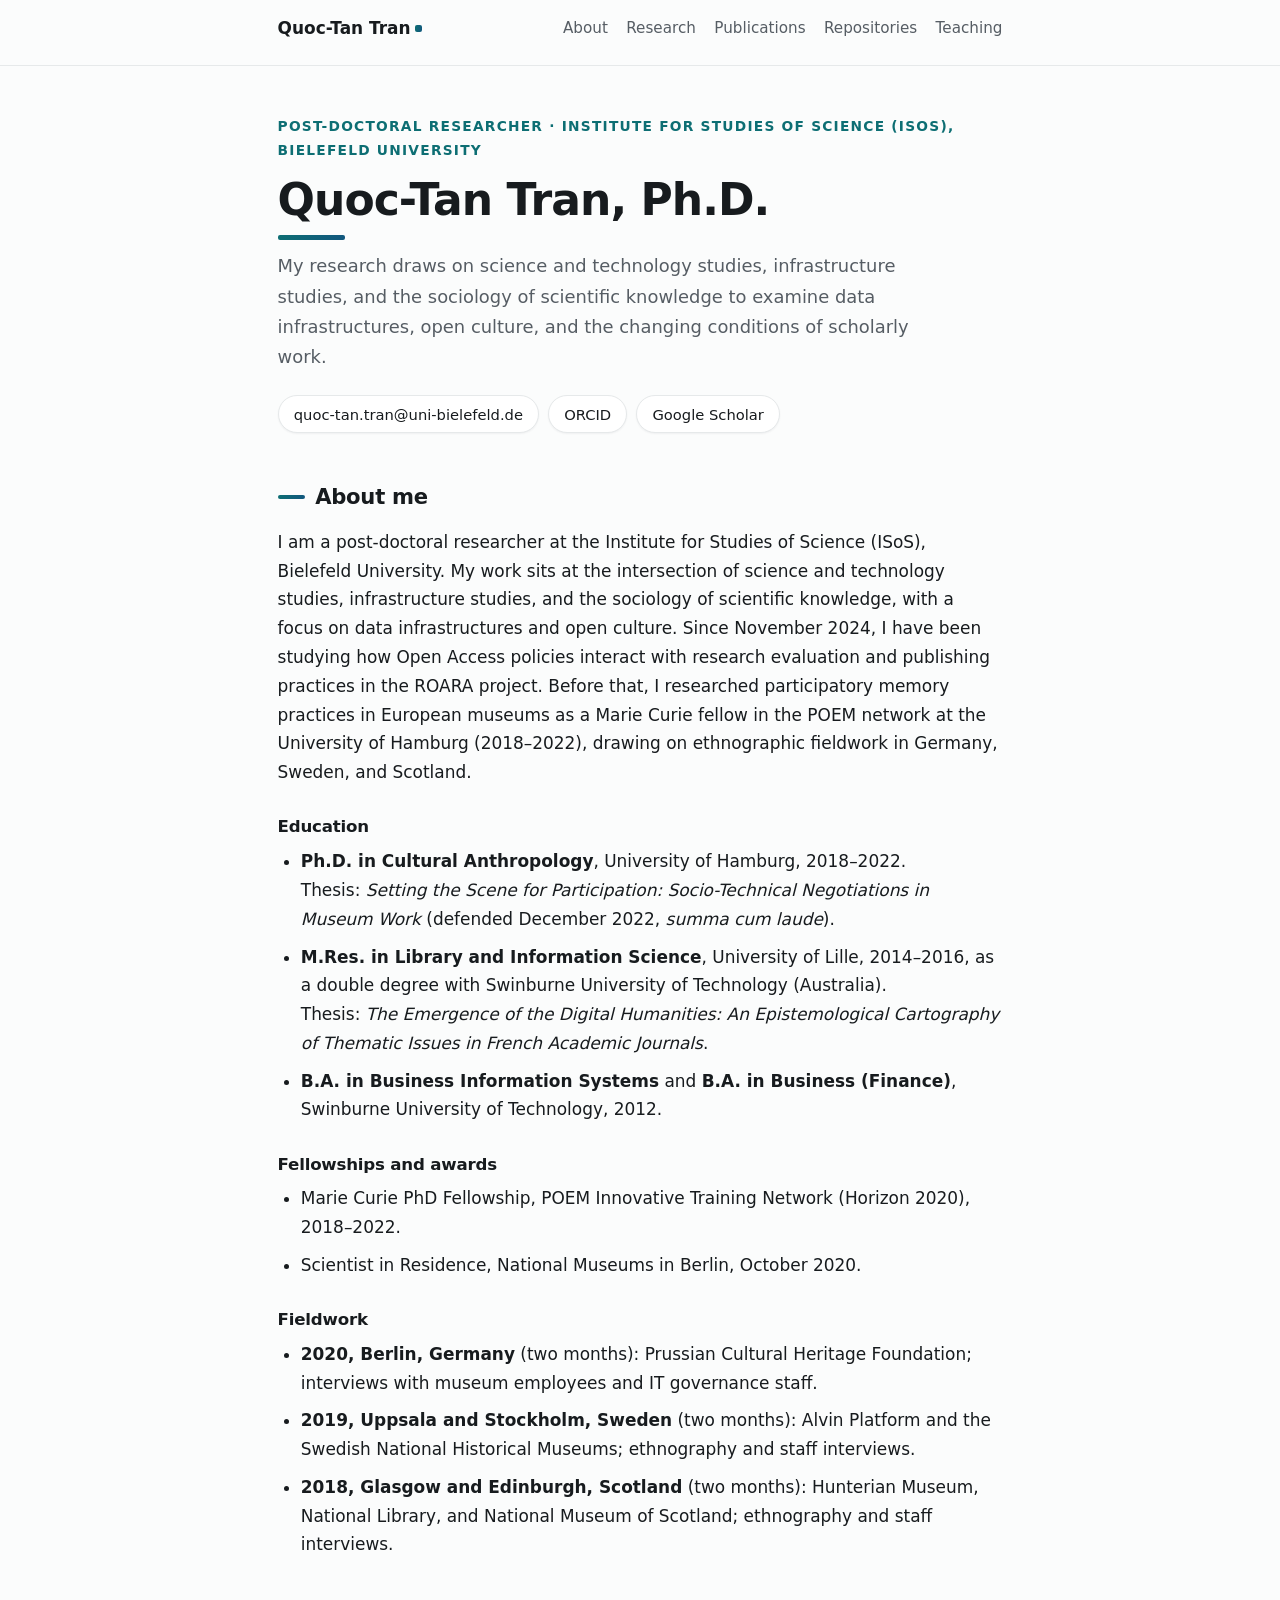
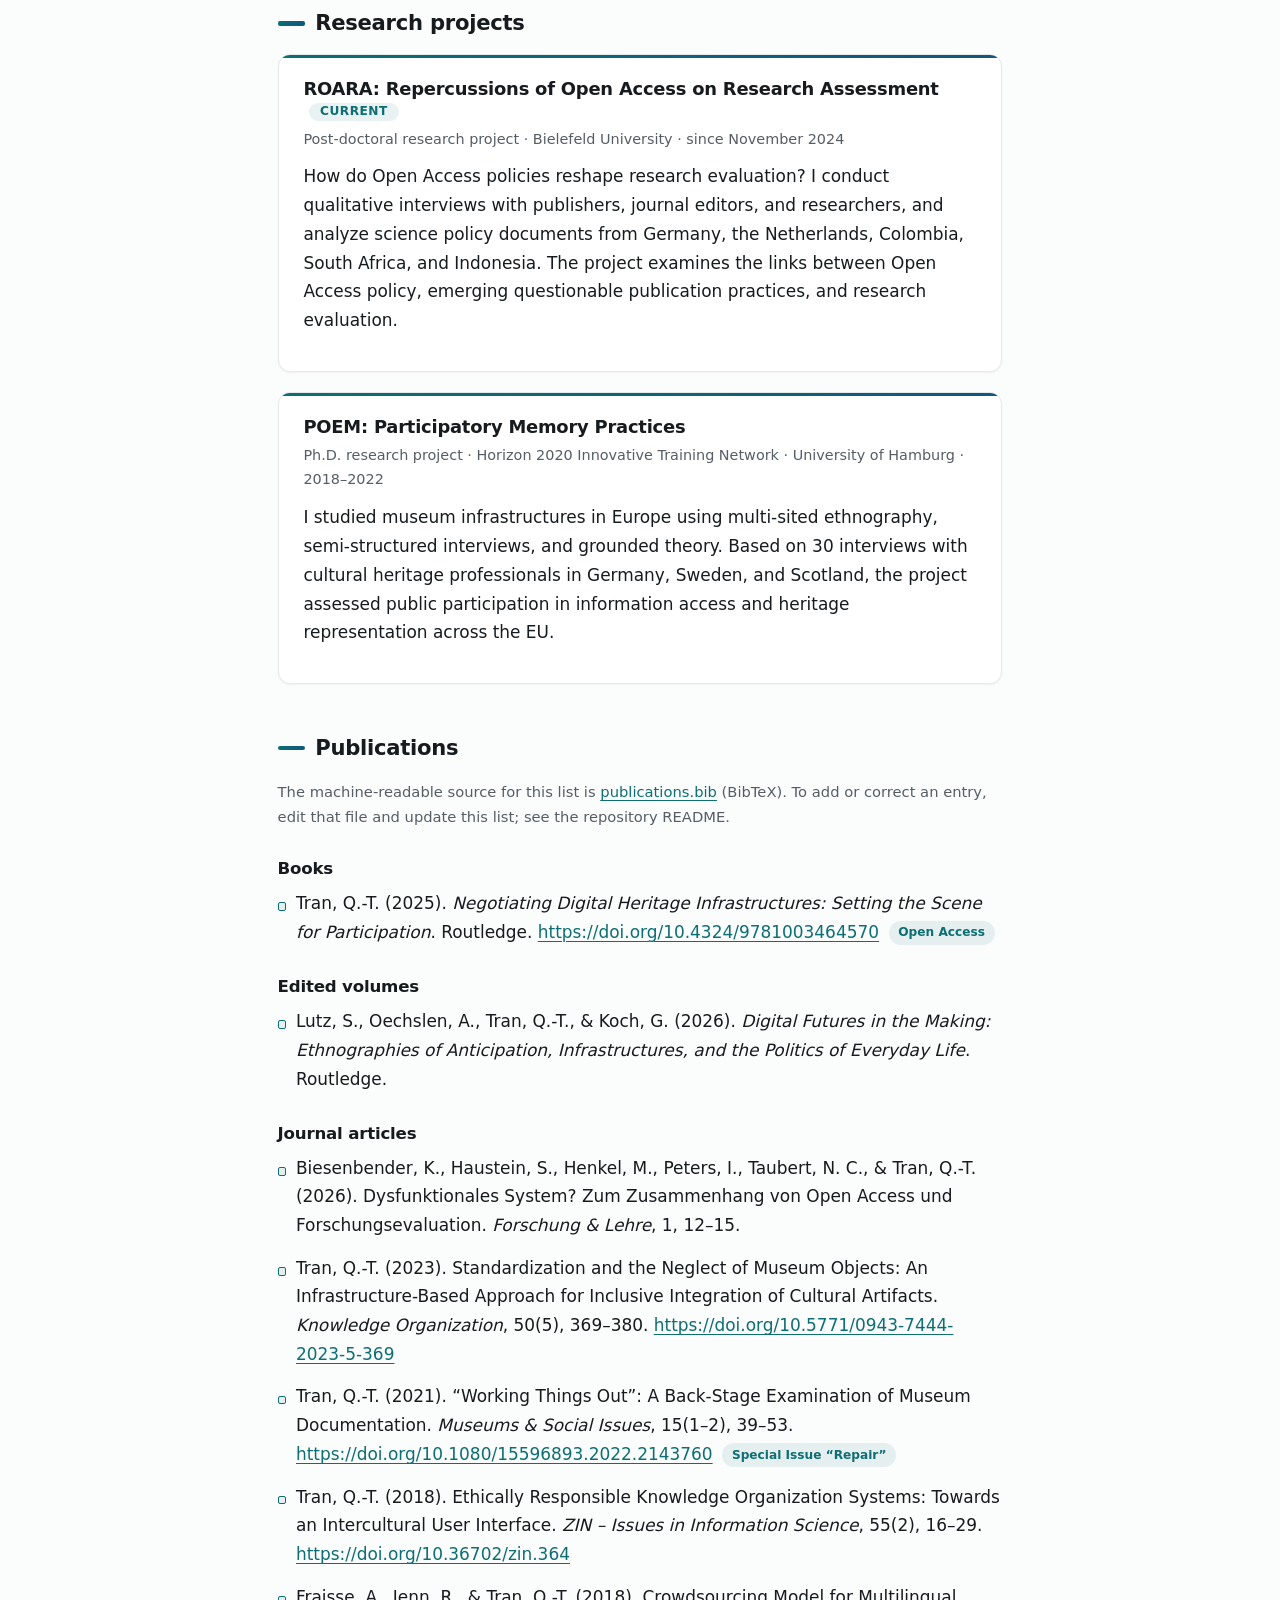
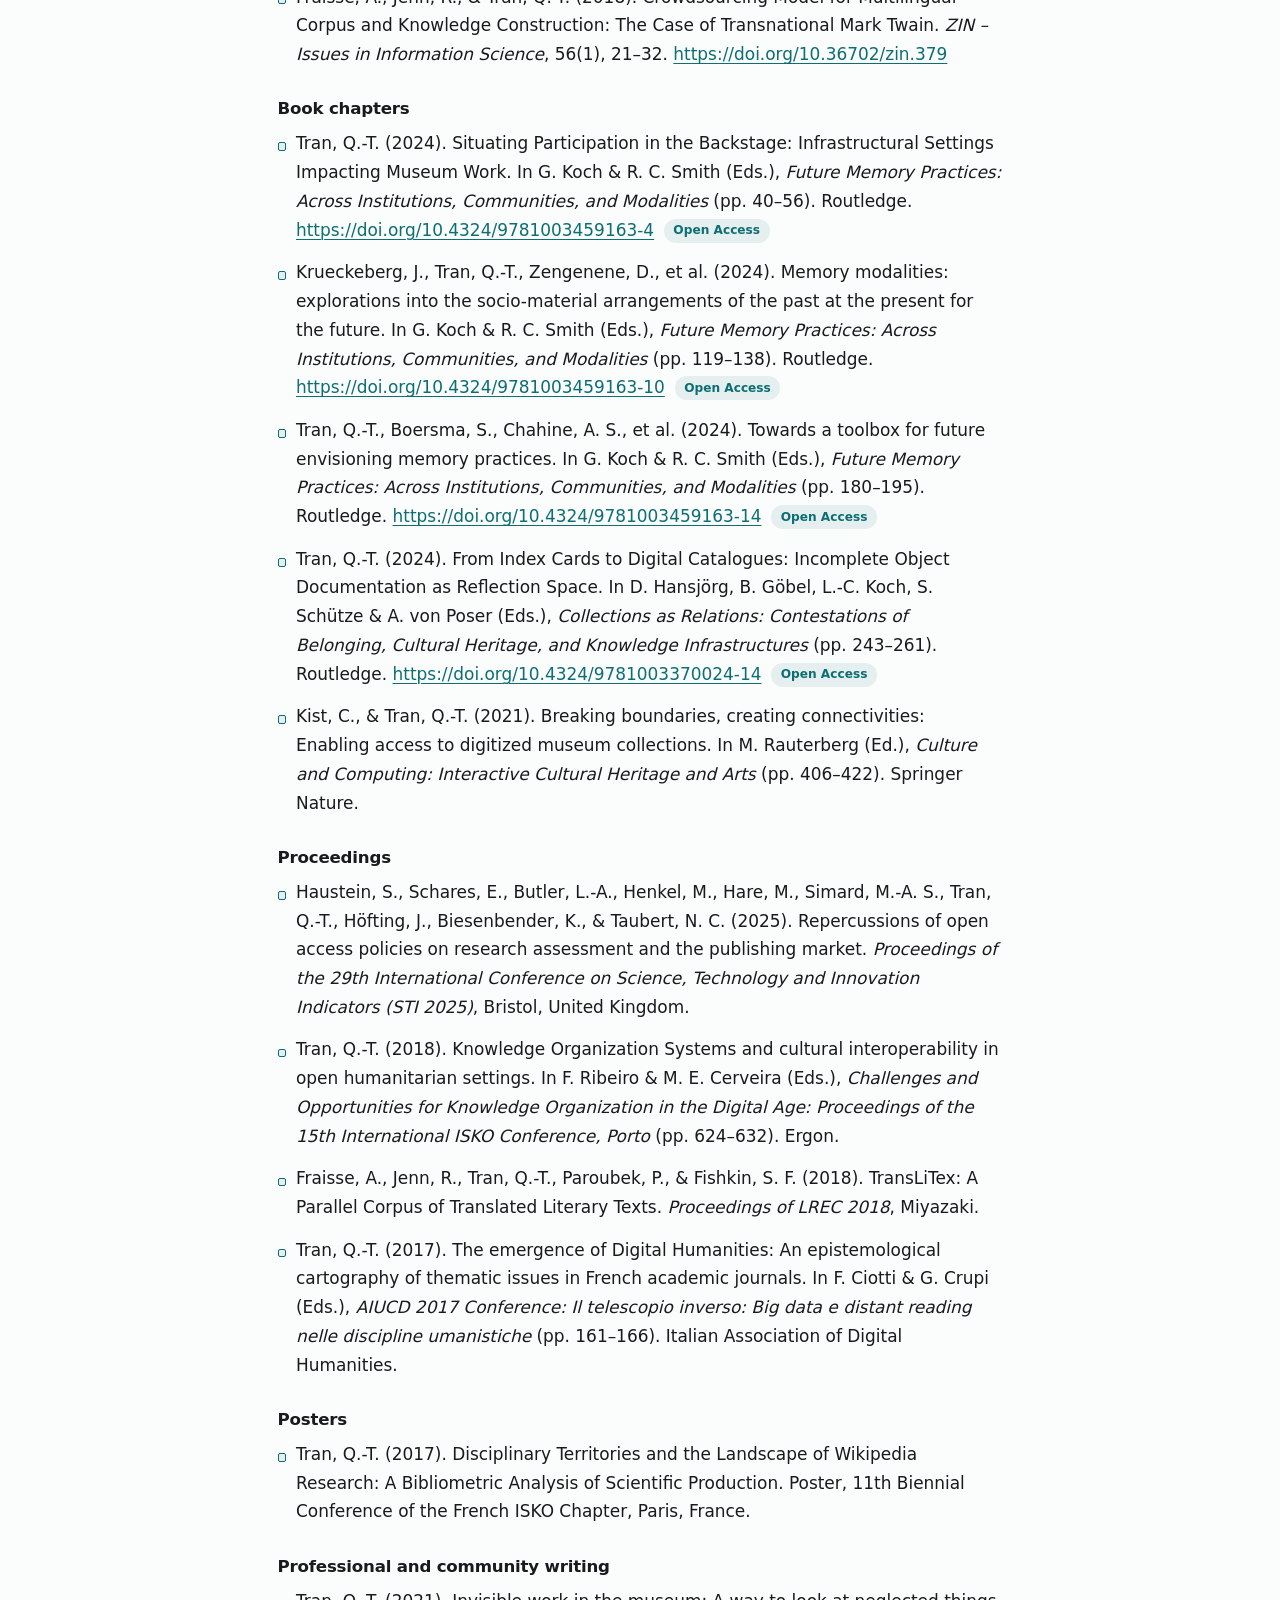
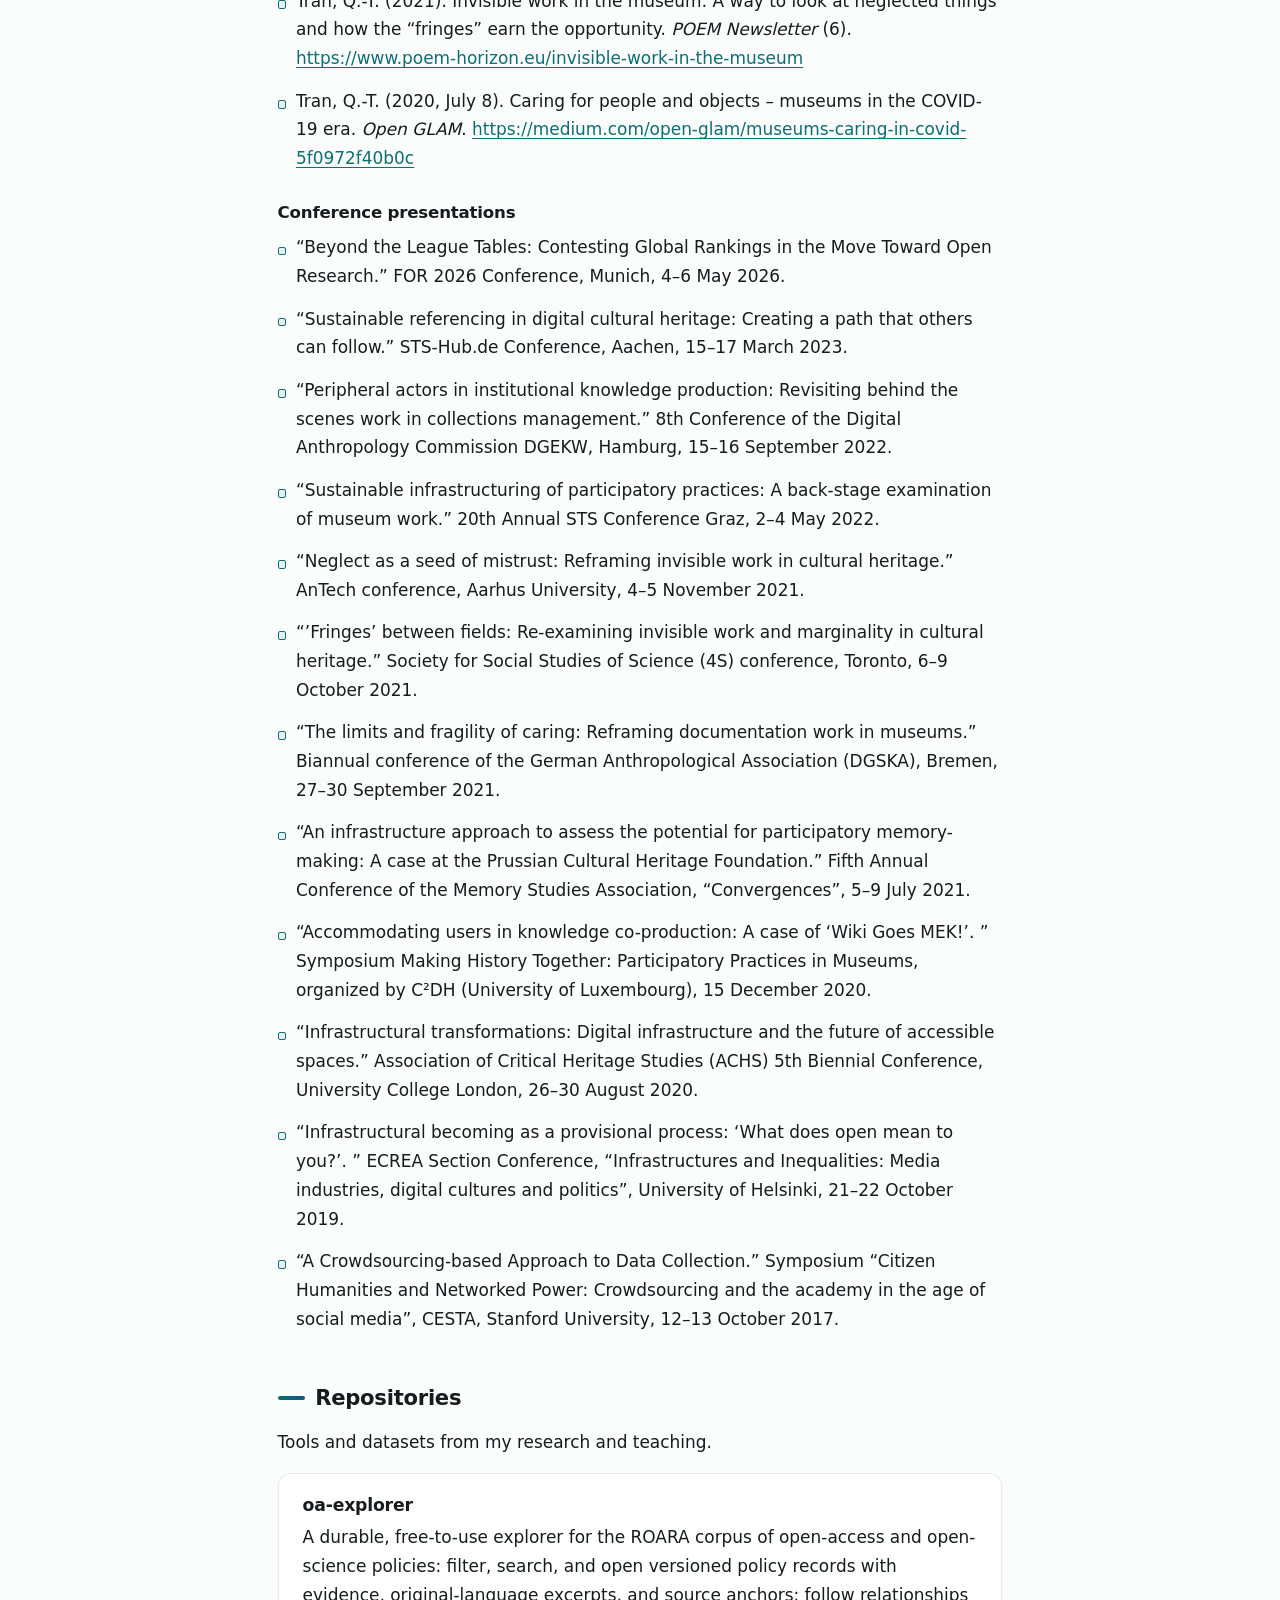
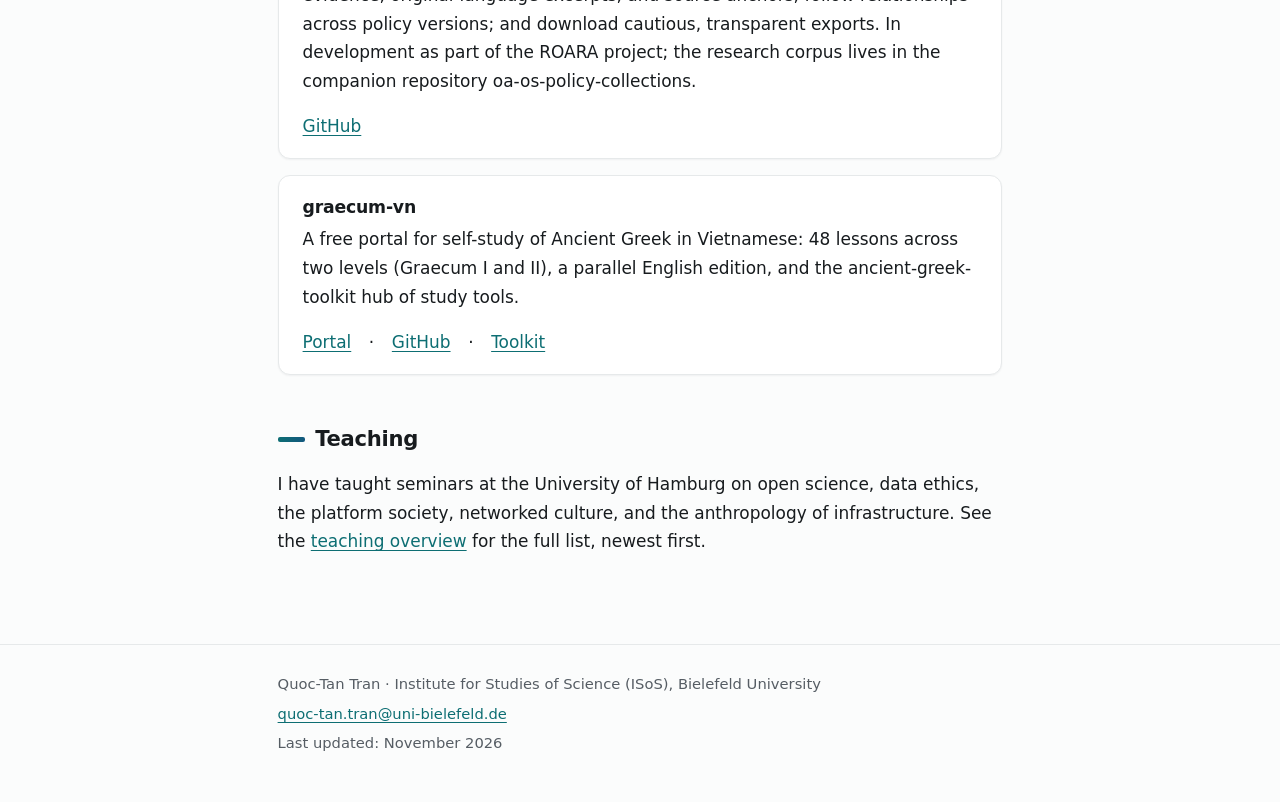
<file: index.html>
<!doctype html>
<html lang="en">
<head>
  <meta charset="utf-8">
  <meta name="viewport" content="width=device-width, initial-scale=1">
  <title>Quoc-Tan Tran · Post-doctoral researcher, Bielefeld University</title>
  <meta name="description" content="Quoc-Tan Tran is a post-doctoral researcher at the Institute for Studies of Science (ISoS), Bielefeld University, working on science and technology studies, infrastructure studies, data infrastructure, and open culture.">
  <link rel="stylesheet" href="style.css">
</head>
<body>
  <a class="skip" href="#main">Skip to content</a>

  <header class="site-header">
    <div class="wrap header-inner">
      <a class="site-name" href="index.html">Quoc-Tan Tran</a>
      <nav aria-label="Main navigation">
        <ul>
          <li><a href="index.html#about">About</a></li>
          <li><a href="index.html#research">Research</a></li>
          <li><a href="index.html#publications">Publications</a></li>
          <li><a href="index.html#repositories">Repositories</a></li>
          <li><a href="teaching/index.html">Teaching</a></li>
        </ul>
      </nav>
    </div>
  </header>

  <main id="main" class="wrap">

    <header class="intro hero" id="top">
      <p class="kicker">Post-doctoral researcher · Institute for Studies of Science (ISoS), Bielefeld University</p>
      <h1>Quoc-Tan Tran, Ph.D.</h1>
      <p class="bio-lede">My research draws on science and technology studies, infrastructure studies, and the sociology of scientific knowledge to examine data infrastructures, open culture, and the changing conditions of scholarly work.</p>
      <p class="chip-row">
        <a class="chip" href="mailto:quoc-tan.tran@uni-bielefeld.de">quoc-tan.tran@uni-bielefeld.de</a>
        <a class="chip" href="https://orcid.org/0000-0003-3533-5858">ORCID</a>
        <a class="chip" href="https://scholar.google.com/citations?user=Lev6PMwAAAAJ">Google Scholar</a>
      </p>
    </header>

    <section id="about" aria-labelledby="about-heading">
      <h2 id="about-heading">About me</h2>
      <p>I am a post-doctoral researcher at the Institute for Studies of Science (ISoS), Bielefeld University. My work sits at the intersection of science and technology studies, infrastructure studies, and the sociology of scientific knowledge, with a focus on data infrastructures and open culture. Since November 2024, I have been studying how Open Access policies interact with research evaluation and publishing practices in the ROARA project. Before that, I researched participatory memory practices in European museums as a Marie Curie fellow in the POEM network at the University of Hamburg (2018–2022), drawing on ethnographic fieldwork in Germany, Sweden, and Scotland.</p>

      <h3>Education</h3>
      <ul>
        <li><strong>Ph.D. in Cultural Anthropology</strong>, University of Hamburg, 2018–2022.<br>
        Thesis: <em>Setting the Scene for Participation: Socio-Technical Negotiations in Museum Work</em> (defended December 2022, <em>summa cum laude</em>).</li>
        <li><strong>M.Res. in Library and Information Science</strong>, University of Lille, 2014–2016, as a double degree with Swinburne University of Technology (Australia).<br>
        Thesis: <em>The Emergence of the Digital Humanities: An Epistemological Cartography of Thematic Issues in French Academic Journals</em>.</li>
        <li><strong>B.A. in Business Information Systems</strong> and <strong>B.A. in Business (Finance)</strong>, Swinburne University of Technology, 2012.</li>
      </ul>

      <h3>Fellowships and awards</h3>
      <ul>
        <li>Marie Curie PhD Fellowship, POEM Innovative Training Network (Horizon 2020), 2018–2022.</li>
        <li>Scientist in Residence, National Museums in Berlin, October 2020.</li>
      </ul>

      <h3>Fieldwork</h3>
      <ul>
        <li><strong>2020, Berlin, Germany</strong> (two months): Prussian Cultural Heritage Foundation; interviews with museum employees and IT governance staff.</li>
        <li><strong>2019, Uppsala and Stockholm, Sweden</strong> (two months): Alvin Platform and the Swedish National Historical Museums; ethnography and staff interviews.</li>
        <li><strong>2018, Glasgow and Edinburgh, Scotland</strong> (two months): Hunterian Museum, National Library, and National Museum of Scotland; ethnography and staff interviews.</li>
      </ul>
    </section>

    <section id="research" aria-labelledby="research-heading">
      <h2 id="research-heading">Research projects</h2>

      <article class="project">
        <h3>ROARA: Repercussions of Open Access on Research Assessment <span class="pill">Current</span></h3>
        <p class="project-meta">Post-doctoral research project · Bielefeld University · since November 2024</p>
        <p>How do Open Access policies reshape research evaluation? I conduct qualitative interviews with publishers, journal editors, and researchers, and analyze science policy documents from Germany, the Netherlands, Colombia, South Africa, and Indonesia. The project examines the links between Open Access policy, emerging questionable publication practices, and research evaluation.</p>
      </article>

      <article class="project">
        <h3>POEM: Participatory Memory Practices</h3>
        <p class="project-meta">Ph.D. research project · Horizon 2020 Innovative Training Network · University of Hamburg · 2018–2022</p>
        <p>I studied museum infrastructures in Europe using multi-sited ethnography, semi-structured interviews, and grounded theory. Based on 30 interviews with cultural heritage professionals in Germany, Sweden, and Scotland, the project assessed public participation in information access and heritage representation across the EU.</p>
      </article>
    </section>

    <section id="publications" aria-labelledby="publications-heading">
      <h2 id="publications-heading">Publications</h2>
      <p class="pub-note">The machine-readable source for this list is <a href="publications.bib">publications.bib</a> (BibTeX). To add or correct an entry, edit that file and update this list; see the repository README.</p>

      <div class="pub-group" id="pub-books">
        <h3>Books</h3>
        <ul>
          <li data-key="tran2025negotiating">Tran, Q.-T. (2025). <em>Negotiating Digital Heritage Infrastructures: Setting the Scene for Participation</em>. Routledge. <a href="https://doi.org/10.4324/9781003464570">https://doi.org/10.4324/9781003464570</a> <span class="tag">Open Access</span></li>
        </ul>
      </div>

      <div class="pub-group" id="pub-edited-volumes">
        <h3>Edited volumes</h3>
        <ul>
          <li data-key="lutz2026digital">Lutz, S., Oechslen, A., Tran, Q.-T., &amp; Koch, G. (2026). <em>Digital Futures in the Making: Ethnographies of Anticipation, Infrastructures, and the Politics of Everyday Life</em>. Routledge.</li>
        </ul>
      </div>

      <div class="pub-group" id="pub-journal-articles">
        <h3>Journal articles</h3>
        <ul>
          <li data-key="biesenbender2026dysfunktionales">Biesenbender, K., Haustein, S., Henkel, M., Peters, I., Taubert, N. C., &amp; Tran, Q.-T. (2026). Dysfunktionales System? Zum Zusammenhang von Open Access und Forschungsevaluation. <em>Forschung &amp; Lehre</em>, 1, 12–15.</li>
          <li data-key="tran2023standardization">Tran, Q.-T. (2023). Standardization and the Neglect of Museum Objects: An Infrastructure-Based Approach for Inclusive Integration of Cultural Artifacts. <em>Knowledge Organization</em>, 50(5), 369–380. <a href="https://doi.org/10.5771/0943-7444-2023-5-369">https://doi.org/10.5771/0943-7444-2023-5-369</a></li>
          <li data-key="tran2021working">Tran, Q.-T. (2021). “Working Things Out”: A Back-Stage Examination of Museum Documentation. <em>Museums &amp; Social Issues</em>, 15(1–2), 39–53. <a href="https://doi.org/10.1080/15596893.2022.2143760">https://doi.org/10.1080/15596893.2022.2143760</a> <span class="tag">Special Issue “Repair”</span></li>
          <li data-key="tran2018ethically">Tran, Q.-T. (2018). Ethically Responsible Knowledge Organization Systems: Towards an Intercultural User Interface. <em>ZIN – Issues in Information Science</em>, 55(2), 16–29. <a href="https://doi.org/10.36702/zin.364">https://doi.org/10.36702/zin.364</a></li>
          <li data-key="fraisse2018crowdsourcing">Fraisse, A., Jenn, R., &amp; Tran, Q.-T. (2018). Crowdsourcing Model for Multilingual Corpus and Knowledge Construction: The Case of Transnational Mark Twain. <em>ZIN – Issues in Information Science</em>, 56(1), 21–32. <a href="https://doi.org/10.36702/zin.379">https://doi.org/10.36702/zin.379</a></li>
        </ul>
      </div>

      <div class="pub-group" id="pub-book-chapters">
        <h3>Book chapters</h3>
        <ul>
          <li data-key="tran2024situating">Tran, Q.-T. (2024). Situating Participation in the Backstage: Infrastructural Settings Impacting Museum Work. In G. Koch &amp; R. C. Smith (Eds.), <em>Future Memory Practices: Across Institutions, Communities, and Modalities</em> (pp. 40–56). Routledge. <a href="https://doi.org/10.4324/9781003459163-4">https://doi.org/10.4324/9781003459163-4</a> <span class="tag">Open Access</span></li>
          <li data-key="krueckeberg2024memory">Krueckeberg, J., Tran, Q.-T., Zengenene, D., et al. (2024). Memory modalities: explorations into the socio-material arrangements of the past at the present for the future. In G. Koch &amp; R. C. Smith (Eds.), <em>Future Memory Practices: Across Institutions, Communities, and Modalities</em> (pp. 119–138). Routledge. <a href="https://doi.org/10.4324/9781003459163-10">https://doi.org/10.4324/9781003459163-10</a> <span class="tag">Open Access</span></li>
          <li data-key="tran2024toolbox">Tran, Q.-T., Boersma, S., Chahine, A. S., et al. (2024). Towards a toolbox for future envisioning memory practices. In G. Koch &amp; R. C. Smith (Eds.), <em>Future Memory Practices: Across Institutions, Communities, and Modalities</em> (pp. 180–195). Routledge. <a href="https://doi.org/10.4324/9781003459163-14">https://doi.org/10.4324/9781003459163-14</a> <span class="tag">Open Access</span></li>
          <li data-key="tran2024index">Tran, Q.-T. (2024). From Index Cards to Digital Catalogues: Incomplete Object Documentation as Reflection Space. In D. Hansjörg, B. Göbel, L.-C. Koch, S. Schütze &amp; A. von Poser (Eds.), <em>Collections as Relations: Contestations of Belonging, Cultural Heritage, and Knowledge Infrastructures</em> (pp. 243–261). Routledge. <a href="https://doi.org/10.4324/9781003370024-14">https://doi.org/10.4324/9781003370024-14</a> <span class="tag">Open Access</span></li>
          <li data-key="kist2021breaking">Kist, C., &amp; Tran, Q.-T. (2021). Breaking boundaries, creating connectivities: Enabling access to digitized museum collections. In M. Rauterberg (Ed.), <em>Culture and Computing: Interactive Cultural Heritage and Arts</em> (pp. 406–422). Springer Nature.</li>
        </ul>
      </div>

      <div class="pub-group" id="pub-proceedings">
        <h3>Proceedings</h3>
        <ul>
          <li data-key="haustein2025repercussions">Haustein, S., Schares, E., Butler, L.-A., Henkel, M., Hare, M., Simard, M.-A. S., Tran, Q.-T., Höfting, J., Biesenbender, K., &amp; Taubert, N. C. (2025). Repercussions of open access policies on research assessment and the publishing market. <em>Proceedings of the 29th International Conference on Science, Technology and Innovation Indicators (STI 2025)</em>, Bristol, United Kingdom.</li>
          <li data-key="tran2018kos">Tran, Q.-T. (2018). Knowledge Organization Systems and cultural interoperability in open humanitarian settings. In F. Ribeiro &amp; M. E. Cerveira (Eds.), <em>Challenges and Opportunities for Knowledge Organization in the Digital Age: Proceedings of the 15th International ISKO Conference, Porto</em> (pp. 624–632). Ergon.</li>
          <li data-key="fraisse2018translitex">Fraisse, A., Jenn, R., Tran, Q.-T., Paroubek, P., &amp; Fishkin, S. F. (2018). TransLiTex: A Parallel Corpus of Translated Literary Texts. <em>Proceedings of LREC 2018</em>, Miyazaki.</li>
          <li data-key="tran2017emergence">Tran, Q.-T. (2017). The emergence of Digital Humanities: An epistemological cartography of thematic issues in French academic journals. In F. Ciotti &amp; G. Crupi (Eds.), <em>AIUCD 2017 Conference: Il telescopio inverso: Big data e distant reading nelle discipline umanistiche</em> (pp. 161–166). Italian Association of Digital Humanities.</li>
        </ul>
      </div>

      <div class="pub-group" id="pub-posters">
        <h3>Posters</h3>
        <ul>
          <li data-key="tran2017disciplinary">Tran, Q.-T. (2017). Disciplinary Territories and the Landscape of Wikipedia Research: A Bibliometric Analysis of Scientific Production. Poster, 11th Biennial Conference of the French ISKO Chapter, Paris, France.</li>
        </ul>
      </div>

      <div class="pub-group" id="pub-community">
        <h3>Professional and community writing</h3>
        <ul>
          <li data-key="tran2021invisible">Tran, Q.-T. (2021). Invisible work in the museum: A way to look at neglected things and how the “fringes” earn the opportunity. <em>POEM Newsletter</em> (6). <a href="https://www.poem-horizon.eu/invisible-work-in-the-museum">https://www.poem-horizon.eu/invisible-work-in-the-museum</a></li>
          <li data-key="tran2020caring">Tran, Q.-T. (2020, July 8). Caring for people and objects – museums in the COVID-19 era. <em>Open GLAM</em>. <a href="https://medium.com/open-glam/museums-caring-in-covid-5f0972f40b0c">https://medium.com/open-glam/museums-caring-in-covid-5f0972f40b0c</a></li>
        </ul>
      </div>

      <div class="pub-group" id="conference-presentations">
        <h3>Conference presentations</h3>
        <ul>
          <li>“Beyond the League Tables: Contesting Global Rankings in the Move Toward Open Research.” FOR 2026 Conference, Munich, 4–6 May 2026.</li>
          <li>“Sustainable referencing in digital cultural heritage: Creating a path that others can follow.” STS-Hub.de Conference, Aachen, 15–17 March 2023.</li>
          <li>“Peripheral actors in institutional knowledge production: Revisiting behind the scenes work in collections management.” 8th Conference of the Digital Anthropology Commission DGEKW, Hamburg, 15–16 September 2022.</li>
          <li>“Sustainable infrastructuring of participatory practices: A back-stage examination of museum work.” 20th Annual STS Conference Graz, 2–4 May 2022.</li>
          <li>“Neglect as a seed of mistrust: Reframing invisible work in cultural heritage.” AnTech conference, Aarhus University, 4–5 November 2021.</li>
          <li>“’Fringes’ between fields: Re-examining invisible work and marginality in cultural heritage.” Society for Social Studies of Science (4S) conference, Toronto, 6–9 October 2021.</li>
          <li>“The limits and fragility of caring: Reframing documentation work in museums.” Biannual conference of the German Anthropological Association (DGSKA), Bremen, 27–30 September 2021.</li>
          <li>“An infrastructure approach to assess the potential for participatory memory-making: A case at the Prussian Cultural Heritage Foundation.” Fifth Annual Conference of the Memory Studies Association, “Convergences”, 5–9 July 2021.</li>
          <li>“Accommodating users in knowledge co-production: A case of ‘Wiki Goes MEK!’. ” Symposium Making History Together: Participatory Practices in Museums, organized by C²DH (University of Luxembourg), 15 December 2020.</li>
          <li>“Infrastructural transformations: Digital infrastructure and the future of accessible spaces.” Association of Critical Heritage Studies (ACHS) 5th Biennial Conference, University College London, 26–30 August 2020.</li>
          <li>“Infrastructural becoming as a provisional process: ‘What does open mean to you?’. ” ECREA Section Conference, “Infrastructures and Inequalities: Media industries, digital cultures and politics”, University of Helsinki, 21–22 October 2019.</li>
          <li>“A Crowdsourcing-based Approach to Data Collection.” Symposium “Citizen Humanities and Networked Power: Crowdsourcing and the academy in the age of social media”, CESTA, Stanford University, 12–13 October 2017.</li>
        </ul>
      </div>
    </section>

    <section id="repositories" aria-labelledby="repositories-heading">
      <h2 id="repositories-heading">Repositories</h2>
      <p>Tools and datasets from my research and teaching.</p>
      <ul class="repo-list">
        <li>
          <h3><a href="https://github.com/qtan-tran/oa-explorer">oa-explorer</a></h3>
          <p>A durable, free-to-use explorer for the ROARA corpus of open-access and open-science policies: filter, search, and open versioned policy records with evidence, original-language excerpts, and source anchors; follow relationships across policy versions; and download cautious, transparent exports. In development as part of the ROARA project; the research corpus lives in the companion repository oa-os-policy-collections.</p>
          <p class="links"><a href="https://github.com/qtan-tran/oa-explorer">GitHub</a></p>
        </li>
        <li>
          <h3><a href="https://qtan-tran.github.io/graecum-vn/">graecum-vn</a></h3>
          <p>A free portal for self-study of Ancient Greek in Vietnamese: 48 lessons across two levels (Graecum I and II), a parallel English edition, and the ancient-greek-toolkit hub of study tools.</p>
          <p class="links"><a href="https://qtan-tran.github.io/graecum-vn/">Portal</a> · <a href="https://github.com/qtan-tran/graecum-vn">GitHub</a> · <a href="https://qtan-tran.github.io/ancient-greek-toolkit/">Toolkit</a></p>
        </li>
      </ul>
    </section>

    <section id="teaching" aria-labelledby="teaching-heading">
      <h2 id="teaching-heading">Teaching</h2>
      <p>I have taught seminars at the University of Hamburg on open science, data ethics, the platform society, networked culture, and the anthropology of infrastructure. See the <a href="teaching/index.html">teaching overview</a> for the full list, newest first.</p>
    </section>

  </main>

  <footer class="site-footer">
    <div class="wrap">
      <p>Quoc-Tan Tran · Institute for Studies of Science (ISoS), Bielefeld University</p>
      <p><a href="mailto:quoc-tan.tran@uni-bielefeld.de">quoc-tan.tran@uni-bielefeld.de</a></p>
      <p>Last updated: November 2026</p>
    </div>
  </footer>
</body>
</html>
</file>
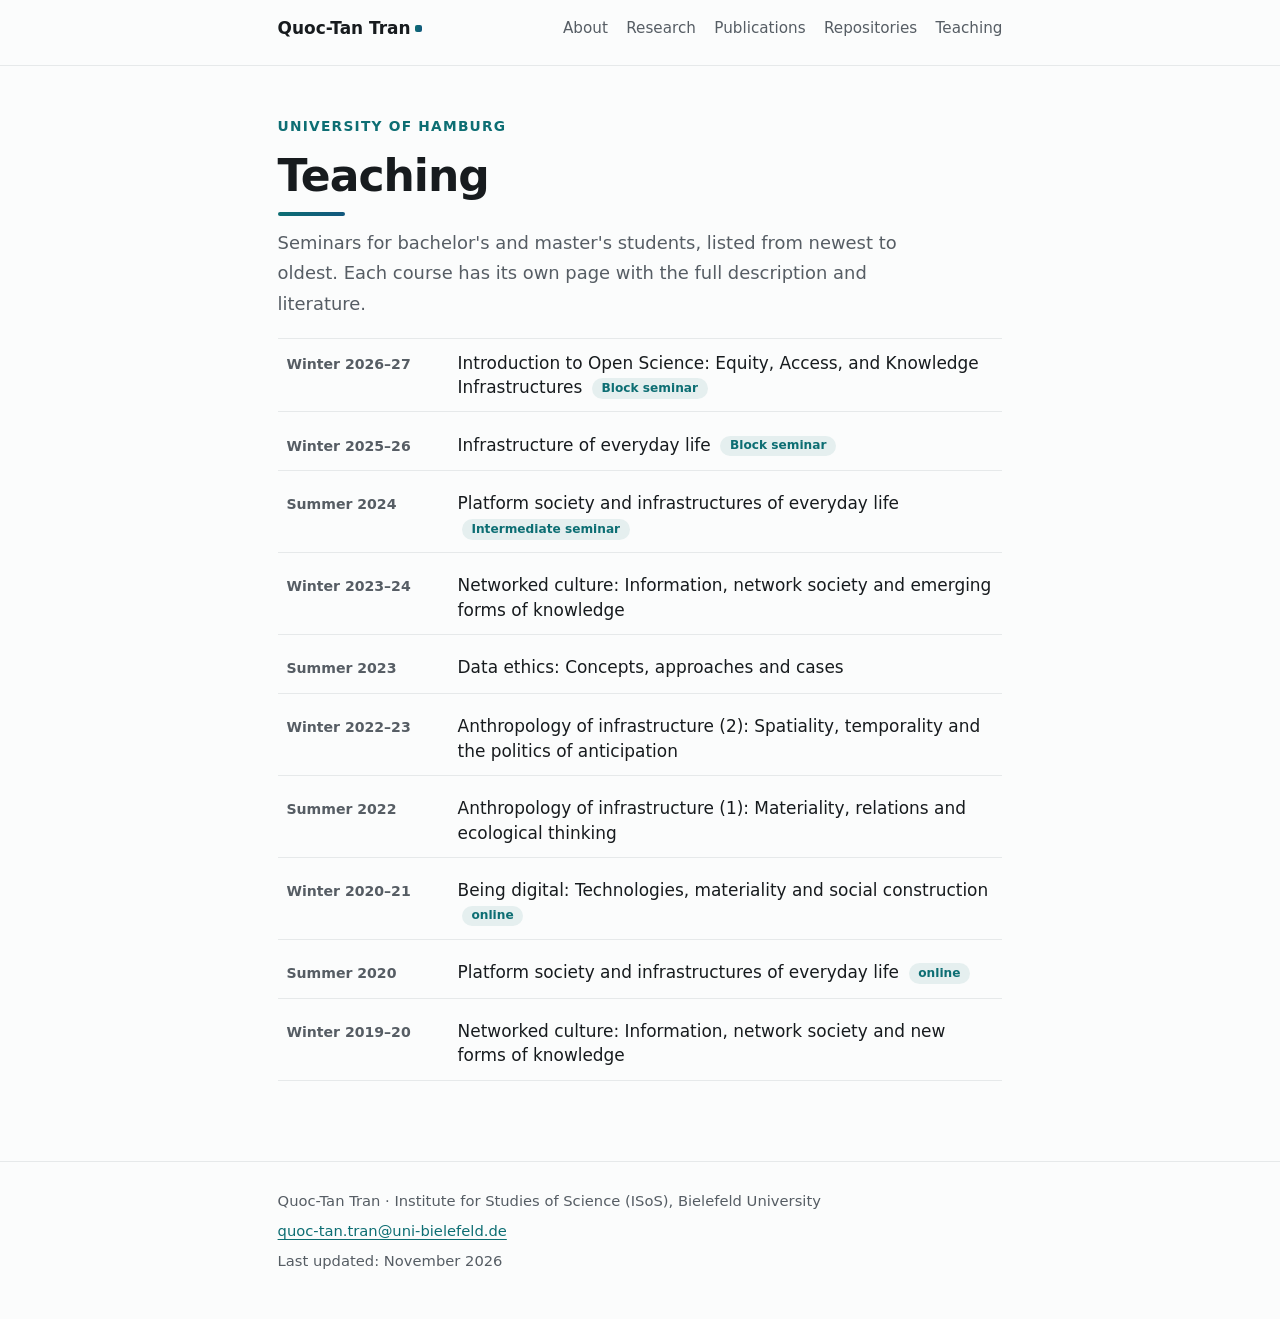
<file: teaching/index.html>
<!doctype html>
<html lang="en">
<head>
  <meta charset="utf-8">
  <meta name="viewport" content="width=device-width, initial-scale=1">
  <title>Teaching · Quoc-Tan Tran</title>
  <meta name="description" content="Seminars taught by Quoc-Tan Tran at the University of Hamburg, from newest to oldest: open science, data ethics, platform society, networked culture, and the anthropology of infrastructure.">
  <link rel="stylesheet" href="../style.css">
</head>
<body>
  <a class="skip" href="#main">Skip to content</a>

  <header class="site-header">
    <div class="wrap header-inner">
      <a class="site-name" href="../index.html">Quoc-Tan Tran</a>
      <nav aria-label="Main navigation">
        <ul>
          <li><a href="../index.html#about">About</a></li>
          <li><a href="../index.html#research">Research</a></li>
          <li><a href="../index.html#publications">Publications</a></li>
          <li><a href="../index.html#repositories">Repositories</a></li>
          <li><a href="index.html">Teaching</a></li>
        </ul>
      </nav>
    </div>
  </header>

  <main id="main" class="wrap">
    <section id="teaching" aria-labelledby="teaching-heading">
      <div class="hero">
        <p class="kicker">University of Hamburg</p>
        <h1 id="teaching-heading">Teaching</h1>
        <p class="bio-lede">Seminars for bachelor's and master's students, listed from newest to oldest. Each course has its own page with the full description and literature.</p>
      </div>

      <ul class="course-rows course-rows-top">
        <li>
          <a href="open-science-w2627/index.html">
            <span class="term">Winter 2026–27</span>
            <span class="row-title">Introduction to Open Science: Equity, Access, and Knowledge Infrastructures <span class="tag">Block seminar</span></span>
          </a>
        </li>
        <li>
          <a href="infrastructure-everyday-life-w2526/index.html">
            <span class="term">Winter 2025–26</span>
            <span class="row-title">Infrastructure of everyday life <span class="tag">Block seminar</span></span>
          </a>
        </li>
        <li>
          <a href="platform-society-s2024/index.html">
            <span class="term">Summer 2024</span>
            <span class="row-title">Platform society and infrastructures of everyday life <span class="tag">Intermediate seminar</span></span>
          </a>
        </li>
        <li>
          <a href="networked-culture-w2324/index.html">
            <span class="term">Winter 2023–24</span>
            <span class="row-title">Networked culture: Information, network society and emerging forms of knowledge</span>
          </a>
        </li>
        <li>
          <a href="data-ethics-s2023/index.html">
            <span class="term">Summer 2023</span>
            <span class="row-title">Data ethics: Concepts, approaches and cases</span>
          </a>
        </li>
        <li>
          <a href="anthropology-infrastructure-2-w2223/index.html">
            <span class="term">Winter 2022–23</span>
            <span class="row-title">Anthropology of infrastructure (2): Spatiality, temporality and the politics of anticipation</span>
          </a>
        </li>
        <li>
          <a href="anthropology-infrastructure-1-s2022/index.html">
            <span class="term">Summer 2022</span>
            <span class="row-title">Anthropology of infrastructure (1): Materiality, relations and ecological thinking</span>
          </a>
        </li>
        <li>
          <a href="being-digital-w2021/index.html">
            <span class="term">Winter 2020–21</span>
            <span class="row-title">Being digital: Technologies, materiality and social construction <span class="tag">online</span></span>
          </a>
        </li>
        <li>
          <a href="platform-society-s2020/index.html">
            <span class="term">Summer 2020</span>
            <span class="row-title">Platform society and infrastructures of everyday life <span class="tag">online</span></span>
          </a>
        </li>
        <li>
          <a href="networked-culture-w1920/index.html">
            <span class="term">Winter 2019–20</span>
            <span class="row-title">Networked culture: Information, network society and new forms of knowledge</span>
          </a>
        </li>
      </ul>
    </section>
  </main>

  <footer class="site-footer">
    <div class="wrap">
      <p>Quoc-Tan Tran · Institute for Studies of Science (ISoS), Bielefeld University</p>
      <p><a href="mailto:quoc-tan.tran@uni-bielefeld.de">quoc-tan.tran@uni-bielefeld.de</a></p>
      <p>Last updated: November 2026</p>
    </div>
  </footer>
</body>
</html>
</file>
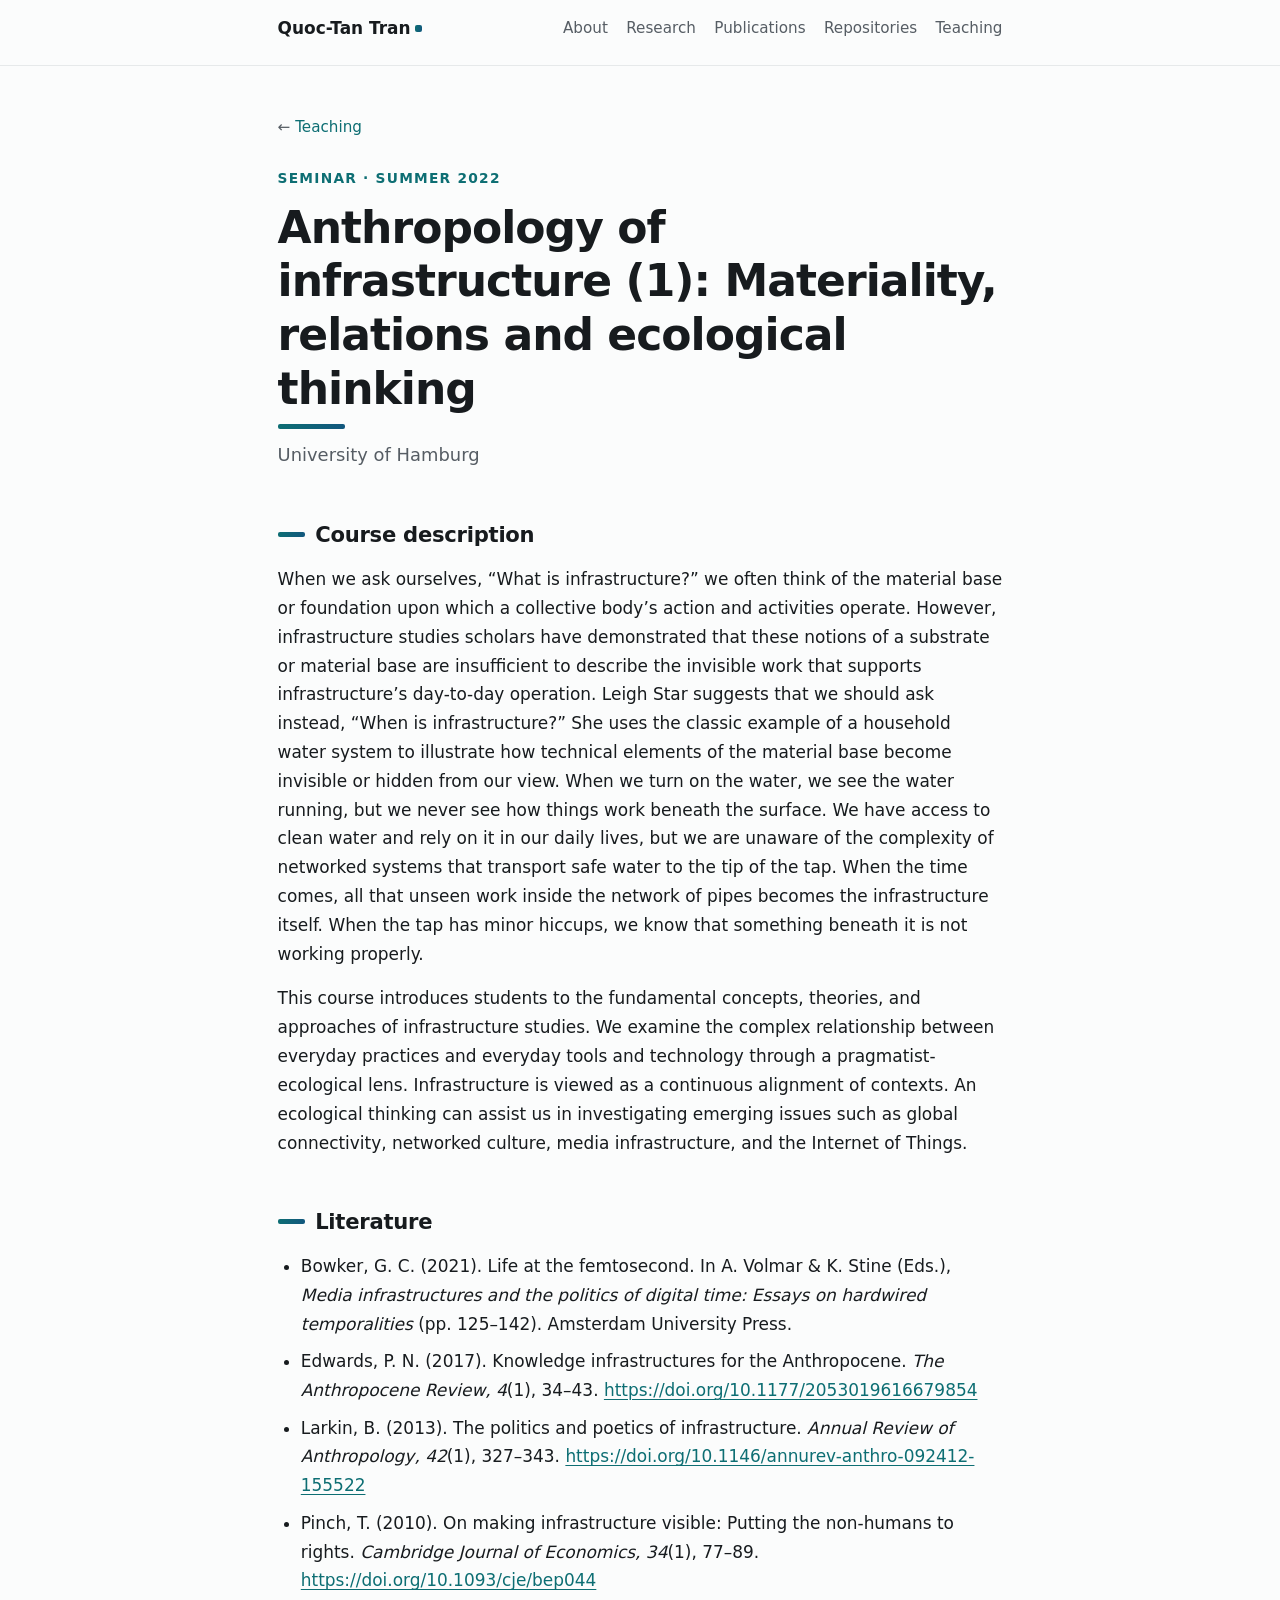
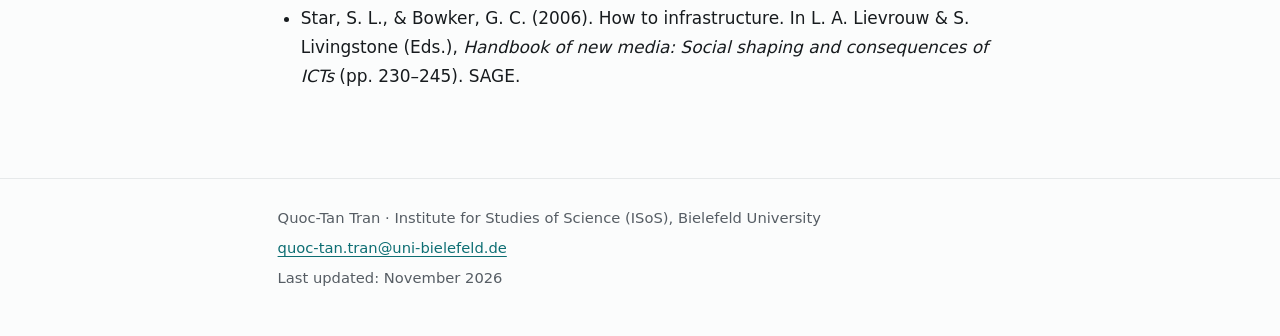
<file: teaching/anthropology-infrastructure-1-s2022/index.html>
<!doctype html>
<html lang="en">
<head>
  <meta charset="utf-8">
  <meta name="viewport" content="width=device-width, initial-scale=1">
  <title>Anthropology of infrastructure (1): Materiality, relations and ecological thinking · Teaching · Quoc-Tan Tran</title>
  <meta name="description" content="Seminar taught by Quoc-Tan Tran at the University of Hamburg, Summer 2022. Anthropology of infrastructure (1): Materiality, relations and ecological thinking.">
  <link rel="stylesheet" href="../../style.css">
</head>
<body>
  <a class="skip" href="#main">Skip to content</a>

  <header class="site-header">
    <div class="wrap header-inner">
      <a class="site-name" href="../../index.html">Quoc-Tan Tran</a>
      <nav aria-label="Main navigation">
        <ul>
          <li><a href="../../index.html#about">About</a></li>
          <li><a href="../../index.html#research">Research</a></li>
          <li><a href="../../index.html#publications">Publications</a></li>
          <li><a href="../../index.html#repositories">Repositories</a></li>
          <li><a href="../index.html">Teaching</a></li>
        </ul>
      </nav>
    </div>
  </header>

  <main id="main" class="wrap">
    <p class="breadcrumb"><a href="../index.html">Teaching</a></p>
    <article>
      <header class="hero">
        <p class="kicker">Seminar · Summer 2022</p>
        <h1>Anthropology of infrastructure (1): Materiality, relations and ecological thinking</h1>
        <p class="bio-lede">University of Hamburg</p>
      </header>

      <section id="description" aria-labelledby="description-heading">
        <h2 id="description-heading">Course description</h2>
        <p>When we ask ourselves, “What is infrastructure?” we often think of the material base or foundation upon which a collective body’s action and activities operate. However, infrastructure studies scholars have demonstrated that these notions of a substrate or material base are insufficient to describe the invisible work that supports infrastructure’s day-to-day operation. Leigh Star suggests that we should ask instead, “When is infrastructure?” She uses the classic example of a household water system to illustrate how technical elements of the material base become invisible or hidden from our view. When we turn on the water, we see the water running, but we never see how things work beneath the surface. We have access to clean water and rely on it in our daily lives, but we are unaware of the complexity of networked systems that transport safe water to the tip of the tap. When the time comes, all that unseen work inside the network of pipes becomes the infrastructure itself. When the tap has minor hiccups, we know that something beneath it is not working properly.</p>
        <p>This course introduces students to the fundamental concepts, theories, and approaches of infrastructure studies. We examine the complex relationship between everyday practices and everyday tools and technology through a pragmatist-ecological lens. Infrastructure is viewed as a continuous alignment of contexts. An ecological thinking can assist us in investigating emerging issues such as global connectivity, networked culture, media infrastructure, and the Internet of Things.</p>
      </section>

      <section id="literature" aria-labelledby="literature-heading">
        <h2 id="literature-heading">Literature</h2>
        <ul>
          <li>Bowker, G. C. (2021). Life at the femtosecond. In A. Volmar &amp; K. Stine (Eds.), <em>Media infrastructures and the politics of digital time: Essays on hardwired temporalities</em> (pp. 125–142). Amsterdam University Press.</li>
          <li>Edwards, P. N. (2017). Knowledge infrastructures for the Anthropocene. <em>The Anthropocene Review, 4</em>(1), 34–43. <a href="https://doi.org/10.1177/2053019616679854">https://doi.org/10.1177/2053019616679854</a></li>
          <li>Larkin, B. (2013). The politics and poetics of infrastructure. <em>Annual Review of Anthropology, 42</em>(1), 327–343. <a href="https://doi.org/10.1146/annurev-anthro-092412-155522">https://doi.org/10.1146/annurev-anthro-092412-155522</a></li>
          <li>Pinch, T. (2010). On making infrastructure visible: Putting the non-humans to rights. <em>Cambridge Journal of Economics, 34</em>(1), 77–89. <a href="https://doi.org/10.1093/cje/bep044">https://doi.org/10.1093/cje/bep044</a></li>
          <li>Star, S. L., &amp; Bowker, G. C. (2006). How to infrastructure. In L. A. Lievrouw &amp; S. Livingstone (Eds.), <em>Handbook of new media: Social shaping and consequences of ICTs</em> (pp. 230–245). SAGE.</li>
        </ul>
      </section>
    </article>
  </main>

  <footer class="site-footer">
    <div class="wrap">
      <p>Quoc-Tan Tran · Institute for Studies of Science (ISoS), Bielefeld University</p>
      <p><a href="mailto:quoc-tan.tran@uni-bielefeld.de">quoc-tan.tran@uni-bielefeld.de</a></p>
      <p>Last updated: November 2026</p>
    </div>
  </footer>
</body>
</html>
</file>
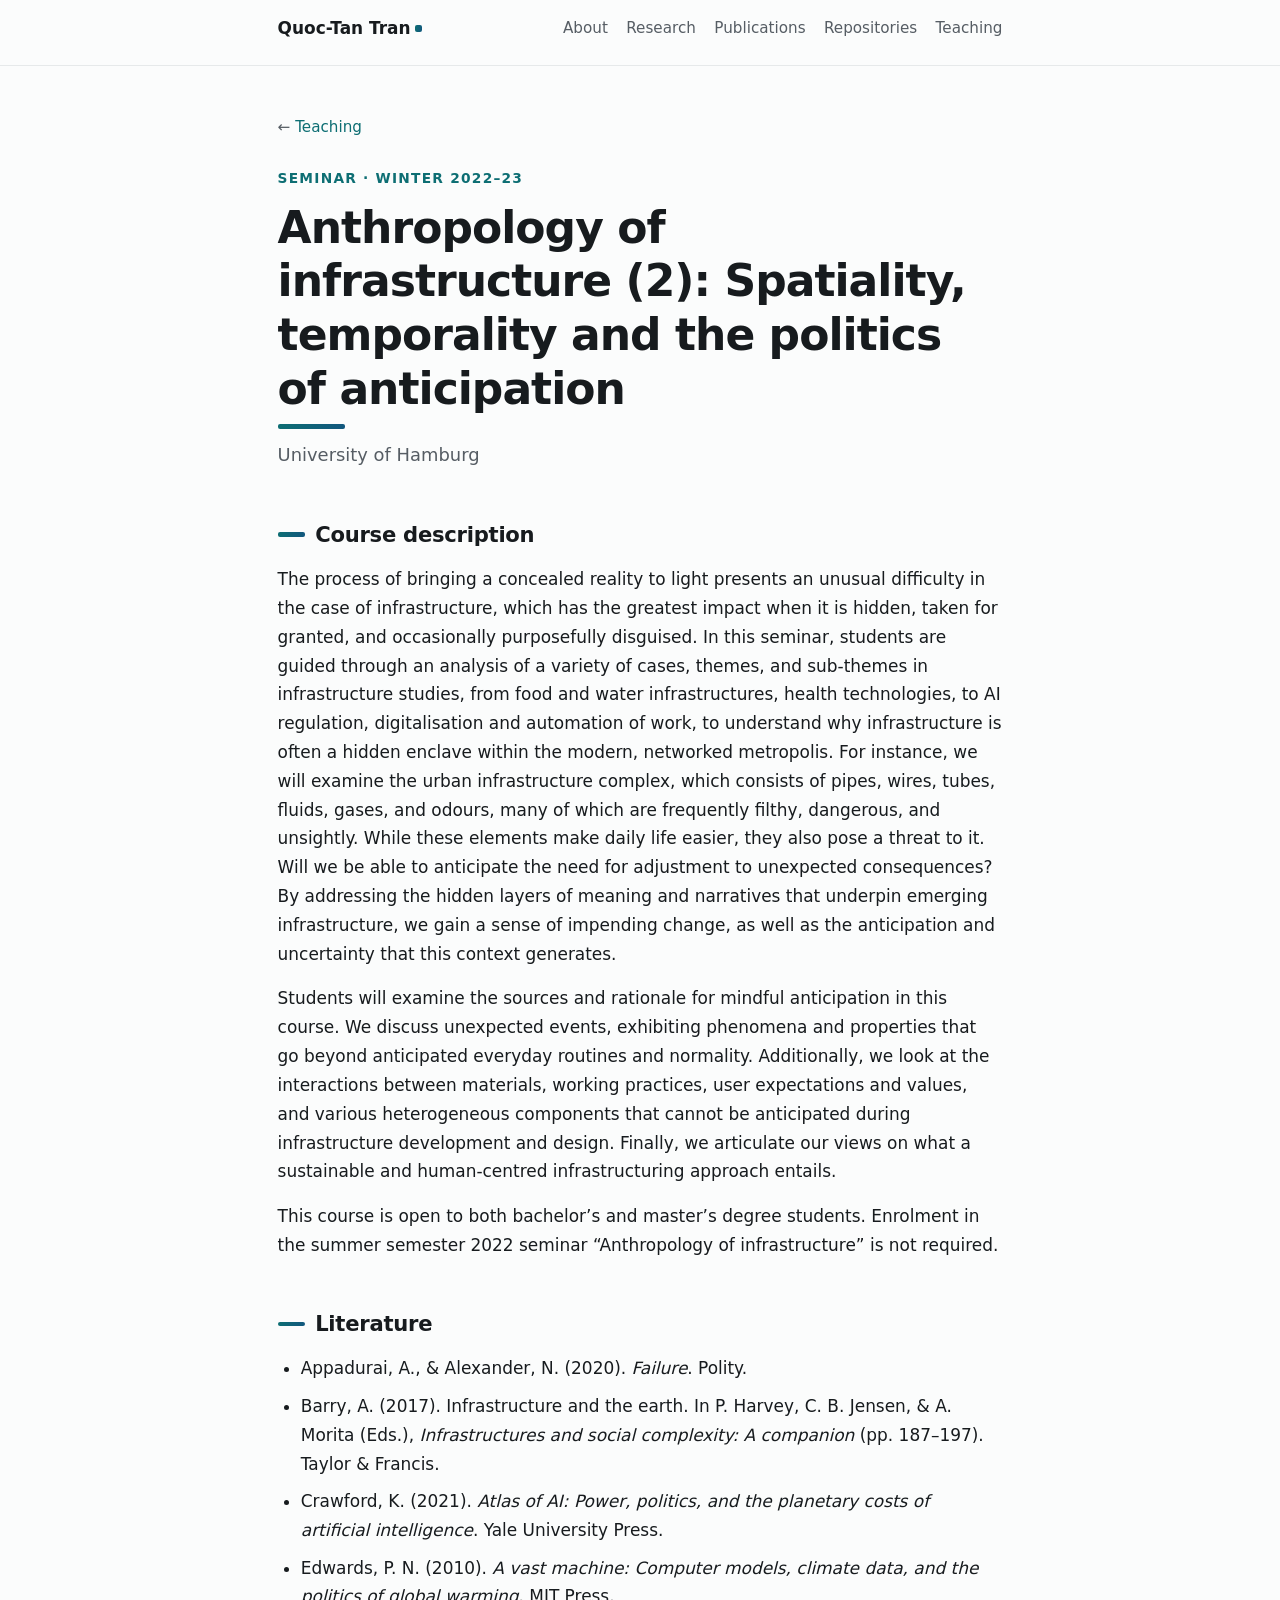
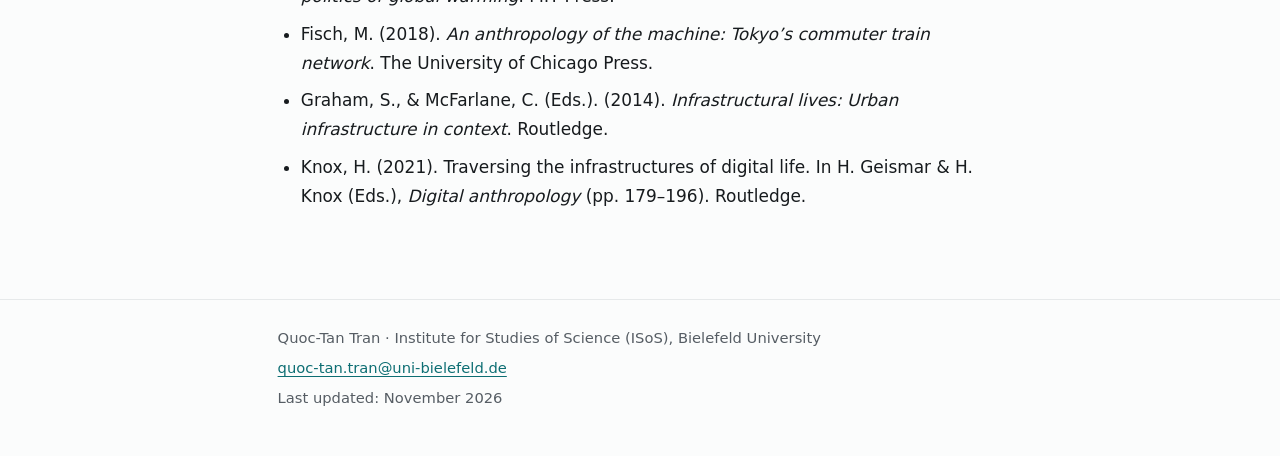
<file: teaching/anthropology-infrastructure-2-w2223/index.html>
<!doctype html>
<html lang="en">
<head>
  <meta charset="utf-8">
  <meta name="viewport" content="width=device-width, initial-scale=1">
  <title>Anthropology of infrastructure (2): Spatiality, temporality and the politics of anticipation · Teaching · Quoc-Tan Tran</title>
  <meta name="description" content="Seminar taught by Quoc-Tan Tran at the University of Hamburg, Winter 2022-23. Anthropology of infrastructure (2): Spatiality, temporality and the politics of anticipation.">
  <link rel="stylesheet" href="../../style.css">
</head>
<body>
  <a class="skip" href="#main">Skip to content</a>

  <header class="site-header">
    <div class="wrap header-inner">
      <a class="site-name" href="../../index.html">Quoc-Tan Tran</a>
      <nav aria-label="Main navigation">
        <ul>
          <li><a href="../../index.html#about">About</a></li>
          <li><a href="../../index.html#research">Research</a></li>
          <li><a href="../../index.html#publications">Publications</a></li>
          <li><a href="../../index.html#repositories">Repositories</a></li>
          <li><a href="../index.html">Teaching</a></li>
        </ul>
      </nav>
    </div>
  </header>

  <main id="main" class="wrap">
    <p class="breadcrumb"><a href="../index.html">Teaching</a></p>
    <article>
      <header class="hero">
        <p class="kicker">Seminar · Winter 2022–23</p>
        <h1>Anthropology of infrastructure (2): Spatiality, temporality and the politics of anticipation</h1>
        <p class="bio-lede">University of Hamburg</p>
      </header>

      <section id="description" aria-labelledby="description-heading">
        <h2 id="description-heading">Course description</h2>
        <p>The process of bringing a concealed reality to light presents an unusual difficulty in the case of infrastructure, which has the greatest impact when it is hidden, taken for granted, and occasionally purposefully disguised. In this seminar, students are guided through an analysis of a variety of cases, themes, and sub-themes in infrastructure studies, from food and water infrastructures, health technologies, to AI regulation, digitalisation and automation of work, to understand why infrastructure is often a hidden enclave within the modern, networked metropolis. For instance, we will examine the urban infrastructure complex, which consists of pipes, wires, tubes, fluids, gases, and odours, many of which are frequently filthy, dangerous, and unsightly. While these elements make daily life easier, they also pose a threat to it. Will we be able to anticipate the need for adjustment to unexpected consequences? By addressing the hidden layers of meaning and narratives that underpin emerging infrastructure, we gain a sense of impending change, as well as the anticipation and uncertainty that this context generates.</p>
        <p>Students will examine the sources and rationale for mindful anticipation in this course. We discuss unexpected events, exhibiting phenomena and properties that go beyond anticipated everyday routines and normality. Additionally, we look at the interactions between materials, working practices, user expectations and values, and various heterogeneous components that cannot be anticipated during infrastructure development and design. Finally, we articulate our views on what a sustainable and human-centred infrastructuring approach entails.</p>
        <p>This course is open to both bachelor’s and master’s degree students. Enrolment in the summer semester 2022 seminar “Anthropology of infrastructure” is not required.</p>
      </section>

      <section id="literature" aria-labelledby="literature-heading">
        <h2 id="literature-heading">Literature</h2>
        <ul>
          <li>Appadurai, A., &amp; Alexander, N. (2020). <em>Failure</em>. Polity.</li>
          <li>Barry, A. (2017). Infrastructure and the earth. In P. Harvey, C. B. Jensen, &amp; A. Morita (Eds.), <em>Infrastructures and social complexity: A companion</em> (pp. 187–197). Taylor &amp; Francis.</li>
          <li>Crawford, K. (2021). <em>Atlas of AI: Power, politics, and the planetary costs of artificial intelligence</em>. Yale University Press.</li>
          <li>Edwards, P. N. (2010). <em>A vast machine: Computer models, climate data, and the politics of global warming</em>. MIT Press.</li>
          <li>Fisch, M. (2018). <em>An anthropology of the machine: Tokyo’s commuter train network</em>. The University of Chicago Press.</li>
          <li>Graham, S., &amp; McFarlane, C. (Eds.). (2014). <em>Infrastructural lives: Urban infrastructure in context</em>. Routledge.</li>
          <li>Knox, H. (2021). Traversing the infrastructures of digital life. In H. Geismar &amp; H. Knox (Eds.), <em>Digital anthropology</em> (pp. 179–196). Routledge.</li>
        </ul>
      </section>
    </article>
  </main>

  <footer class="site-footer">
    <div class="wrap">
      <p>Quoc-Tan Tran · Institute for Studies of Science (ISoS), Bielefeld University</p>
      <p><a href="mailto:quoc-tan.tran@uni-bielefeld.de">quoc-tan.tran@uni-bielefeld.de</a></p>
      <p>Last updated: November 2026</p>
    </div>
  </footer>
</body>
</html>
</file>
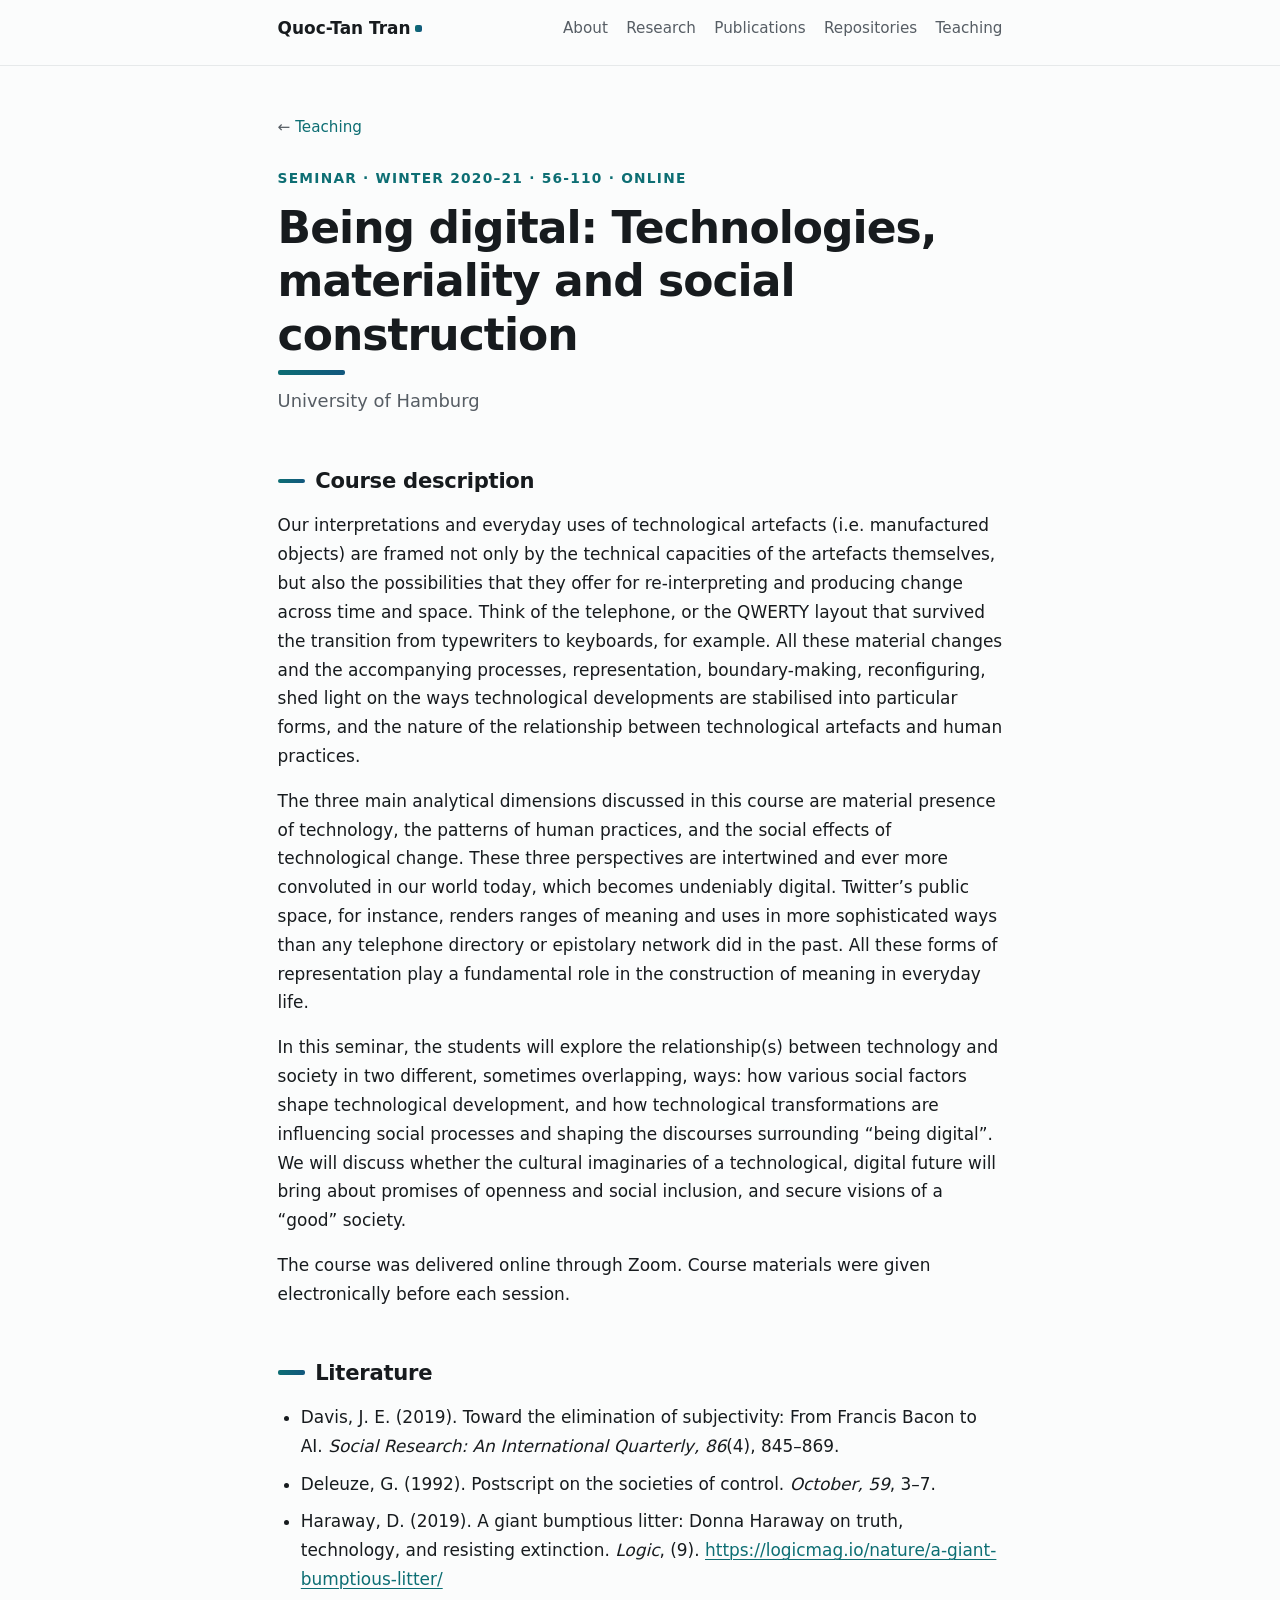
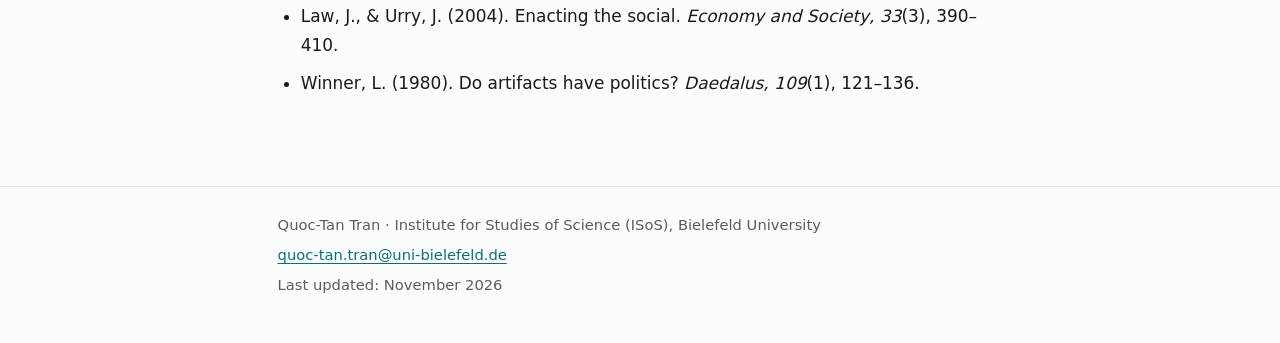
<file: teaching/being-digital-w2021/index.html>
<!doctype html>
<html lang="en">
<head>
  <meta charset="utf-8">
  <meta name="viewport" content="width=device-width, initial-scale=1">
  <title>Being digital: Technologies, materiality and social construction · Teaching · Quoc-Tan Tran</title>
  <meta name="description" content="Seminar taught by Quoc-Tan Tran at the University of Hamburg, Winter 2020-21. Being digital: Technologies, materiality and social construction (56-110).">
  <link rel="stylesheet" href="../../style.css">
</head>
<body>
  <a class="skip" href="#main">Skip to content</a>

  <header class="site-header">
    <div class="wrap header-inner">
      <a class="site-name" href="../../index.html">Quoc-Tan Tran</a>
      <nav aria-label="Main navigation">
        <ul>
          <li><a href="../../index.html#about">About</a></li>
          <li><a href="../../index.html#research">Research</a></li>
          <li><a href="../../index.html#publications">Publications</a></li>
          <li><a href="../../index.html#repositories">Repositories</a></li>
          <li><a href="../index.html">Teaching</a></li>
        </ul>
      </nav>
    </div>
  </header>

  <main id="main" class="wrap">
    <p class="breadcrumb"><a href="../index.html">Teaching</a></p>
    <article>
      <header class="hero">
        <p class="kicker">Seminar · Winter 2020–21 · 56-110 · online</p>
        <h1>Being digital: Technologies, materiality and social construction</h1>
        <p class="bio-lede">University of Hamburg</p>
      </header>

      <section id="description" aria-labelledby="description-heading">
        <h2 id="description-heading">Course description</h2>
        <p>Our interpretations and everyday uses of technological artefacts (i.e. manufactured objects) are framed not only by the technical capacities of the artefacts themselves, but also the possibilities that they offer for re-interpreting and producing change across time and space. Think of the telephone, or the QWERTY layout that survived the transition from typewriters to keyboards, for example. All these material changes and the accompanying processes, representation, boundary-making, reconfiguring, shed light on the ways technological developments are stabilised into particular forms, and the nature of the relationship between technological artefacts and human practices.</p>
        <p>The three main analytical dimensions discussed in this course are material presence of technology, the patterns of human practices, and the social effects of technological change. These three perspectives are intertwined and ever more convoluted in our world today, which becomes undeniably digital. Twitter’s public space, for instance, renders ranges of meaning and uses in more sophisticated ways than any telephone directory or epistolary network did in the past. All these forms of representation play a fundamental role in the construction of meaning in everyday life.</p>
        <p>In this seminar, the students will explore the relationship(s) between technology and society in two different, sometimes overlapping, ways: how various social factors shape technological development, and how technological transformations are influencing social processes and shaping the discourses surrounding “being digital”. We will discuss whether the cultural imaginaries of a technological, digital future will bring about promises of openness and social inclusion, and secure visions of a “good” society.</p>
        <p>The course was delivered online through Zoom. Course materials were given electronically before each session.</p>
      </section>

      <section id="literature" aria-labelledby="literature-heading">
        <h2 id="literature-heading">Literature</h2>
        <ul>
          <li>Davis, J. E. (2019). Toward the elimination of subjectivity: From Francis Bacon to AI. <em>Social Research: An International Quarterly, 86</em>(4), 845–869.</li>
          <li>Deleuze, G. (1992). Postscript on the societies of control. <em>October, 59</em>, 3–7.</li>
          <li>Haraway, D. (2019). A giant bumptious litter: Donna Haraway on truth, technology, and resisting extinction. <em>Logic</em>, (9). <a href="https://logicmag.io/nature/a-giant-bumptious-litter/">https://logicmag.io/nature/a-giant-bumptious-litter/</a></li>
          <li>Law, J., &amp; Urry, J. (2004). Enacting the social. <em>Economy and Society, 33</em>(3), 390–410.</li>
          <li>Winner, L. (1980). Do artifacts have politics? <em>Daedalus, 109</em>(1), 121–136.</li>
        </ul>
      </section>
    </article>
  </main>

  <footer class="site-footer">
    <div class="wrap">
      <p>Quoc-Tan Tran · Institute for Studies of Science (ISoS), Bielefeld University</p>
      <p><a href="mailto:quoc-tan.tran@uni-bielefeld.de">quoc-tan.tran@uni-bielefeld.de</a></p>
      <p>Last updated: November 2026</p>
    </div>
  </footer>
</body>
</html>
</file>
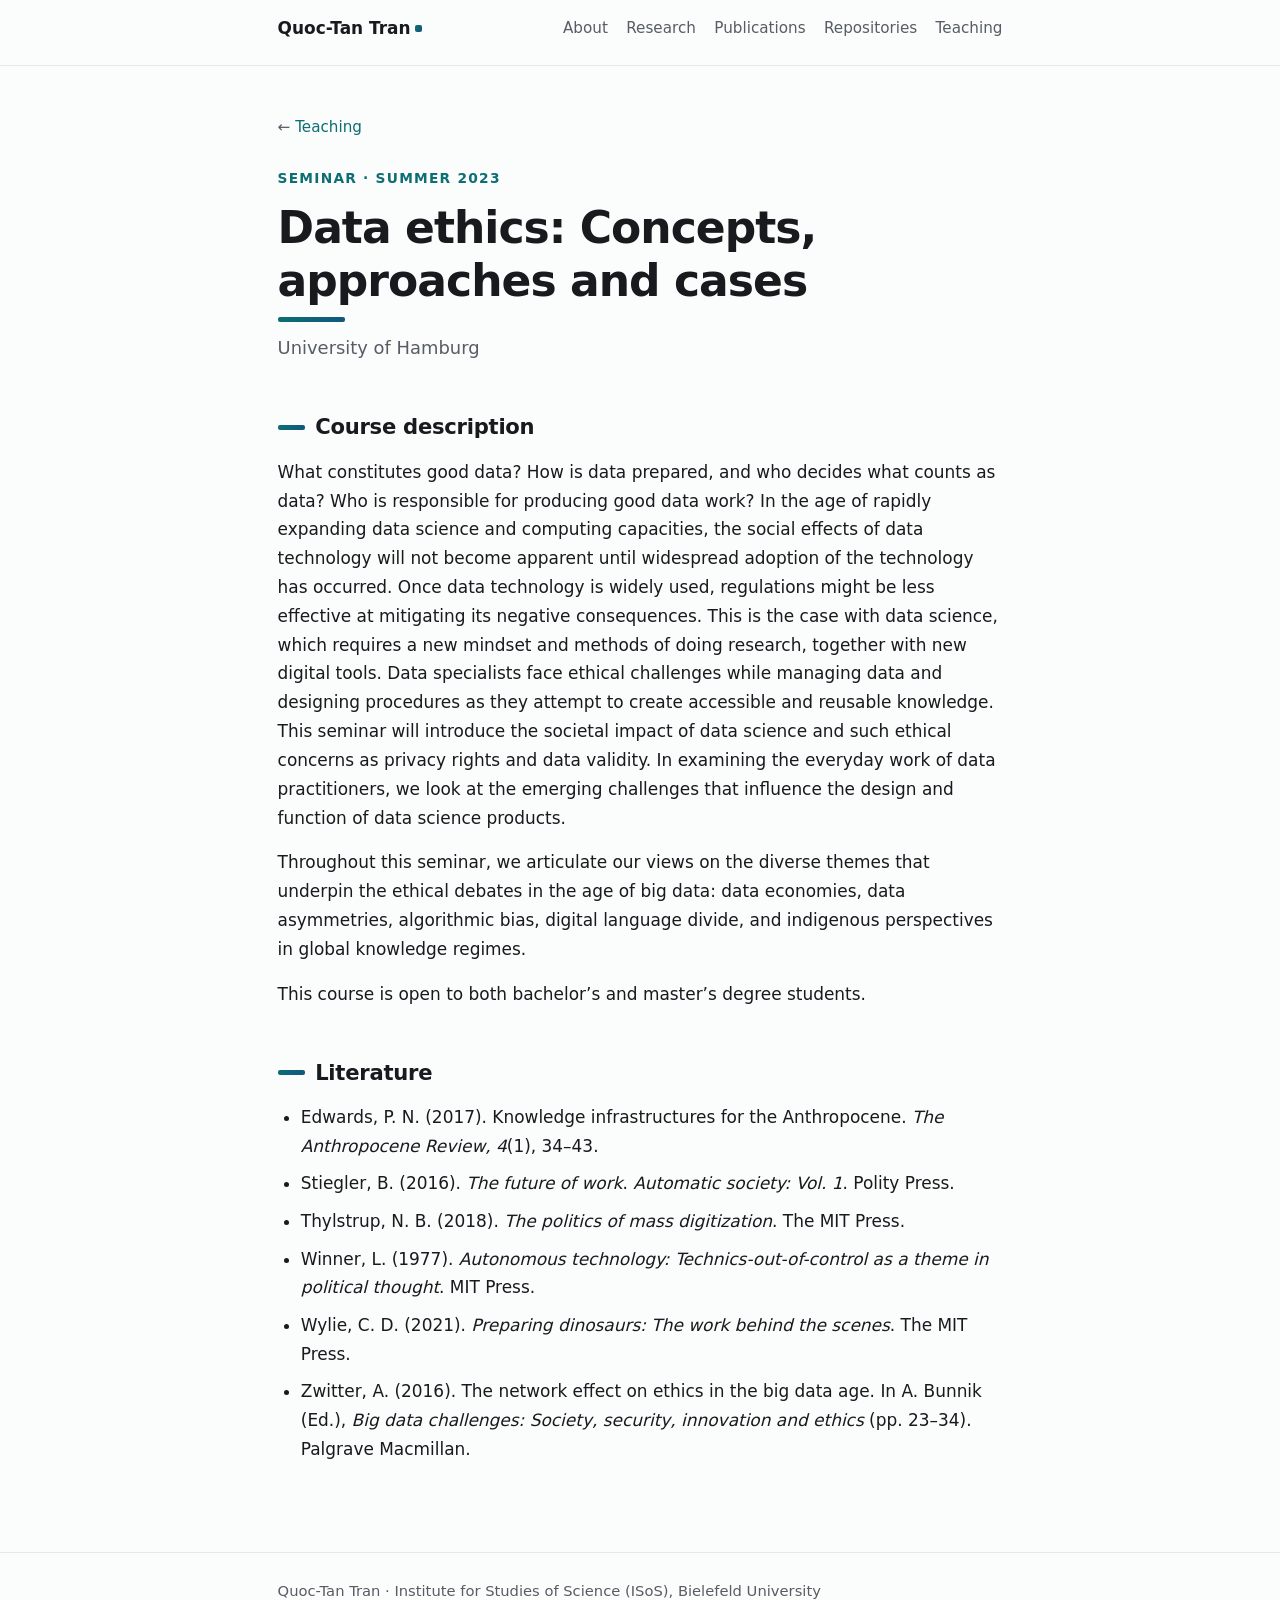
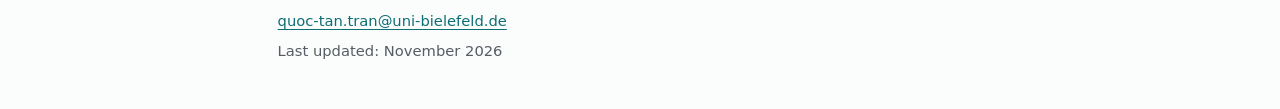
<file: teaching/data-ethics-s2023/index.html>
<!doctype html>
<html lang="en">
<head>
  <meta charset="utf-8">
  <meta name="viewport" content="width=device-width, initial-scale=1">
  <title>Data ethics: Concepts, approaches and cases · Teaching · Quoc-Tan Tran</title>
  <meta name="description" content="Seminar taught by Quoc-Tan Tran at the University of Hamburg, Summer 2023. Data ethics: Concepts, approaches and cases.">
  <link rel="stylesheet" href="../../style.css">
</head>
<body>
  <a class="skip" href="#main">Skip to content</a>

  <header class="site-header">
    <div class="wrap header-inner">
      <a class="site-name" href="../../index.html">Quoc-Tan Tran</a>
      <nav aria-label="Main navigation">
        <ul>
          <li><a href="../../index.html#about">About</a></li>
          <li><a href="../../index.html#research">Research</a></li>
          <li><a href="../../index.html#publications">Publications</a></li>
          <li><a href="../../index.html#repositories">Repositories</a></li>
          <li><a href="../index.html">Teaching</a></li>
        </ul>
      </nav>
    </div>
  </header>

  <main id="main" class="wrap">
    <p class="breadcrumb"><a href="../index.html">Teaching</a></p>
    <article>
      <header class="hero">
        <p class="kicker">Seminar · Summer 2023</p>
        <h1>Data ethics: Concepts, approaches and cases</h1>
        <p class="bio-lede">University of Hamburg</p>
      </header>

      <section id="description" aria-labelledby="description-heading">
        <h2 id="description-heading">Course description</h2>
        <p>What constitutes good data? How is data prepared, and who decides what counts as data? Who is responsible for producing good data work? In the age of rapidly expanding data science and computing capacities, the social effects of data technology will not become apparent until widespread adoption of the technology has occurred. Once data technology is widely used, regulations might be less effective at mitigating its negative consequences. This is the case with data science, which requires a new mindset and methods of doing research, together with new digital tools. Data specialists face ethical challenges while managing data and designing procedures as they attempt to create accessible and reusable knowledge. This seminar will introduce the societal impact of data science and such ethical concerns as privacy rights and data validity. In examining the everyday work of data practitioners, we look at the emerging challenges that influence the design and function of data science products.</p>
        <p>Throughout this seminar, we articulate our views on the diverse themes that underpin the ethical debates in the age of big data: data economies, data asymmetries, algorithmic bias, digital language divide, and indigenous perspectives in global knowledge regimes.</p>
        <p>This course is open to both bachelor’s and master’s degree students.</p>
      </section>

      <section id="literature" aria-labelledby="literature-heading">
        <h2 id="literature-heading">Literature</h2>
        <ul>
          <li>Edwards, P. N. (2017). Knowledge infrastructures for the Anthropocene. <em>The Anthropocene Review, 4</em>(1), 34–43.</li>
          <li>Stiegler, B. (2016). <em>The future of work</em>. <em>Automatic society: Vol. 1</em>. Polity Press.</li>
          <li>Thylstrup, N. B. (2018). <em>The politics of mass digitization</em>. The MIT Press.</li>
          <li>Winner, L. (1977). <em>Autonomous technology: Technics-out-of-control as a theme in political thought</em>. MIT Press.</li>
          <li>Wylie, C. D. (2021). <em>Preparing dinosaurs: The work behind the scenes</em>. The MIT Press.</li>
          <li>Zwitter, A. (2016). The network effect on ethics in the big data age. In A. Bunnik (Ed.), <em>Big data challenges: Society, security, innovation and ethics</em> (pp. 23–34). Palgrave Macmillan.</li>
        </ul>
      </section>
    </article>
  </main>

  <footer class="site-footer">
    <div class="wrap">
      <p>Quoc-Tan Tran · Institute for Studies of Science (ISoS), Bielefeld University</p>
      <p><a href="mailto:quoc-tan.tran@uni-bielefeld.de">quoc-tan.tran@uni-bielefeld.de</a></p>
      <p>Last updated: November 2026</p>
    </div>
  </footer>
</body>
</html>
</file>
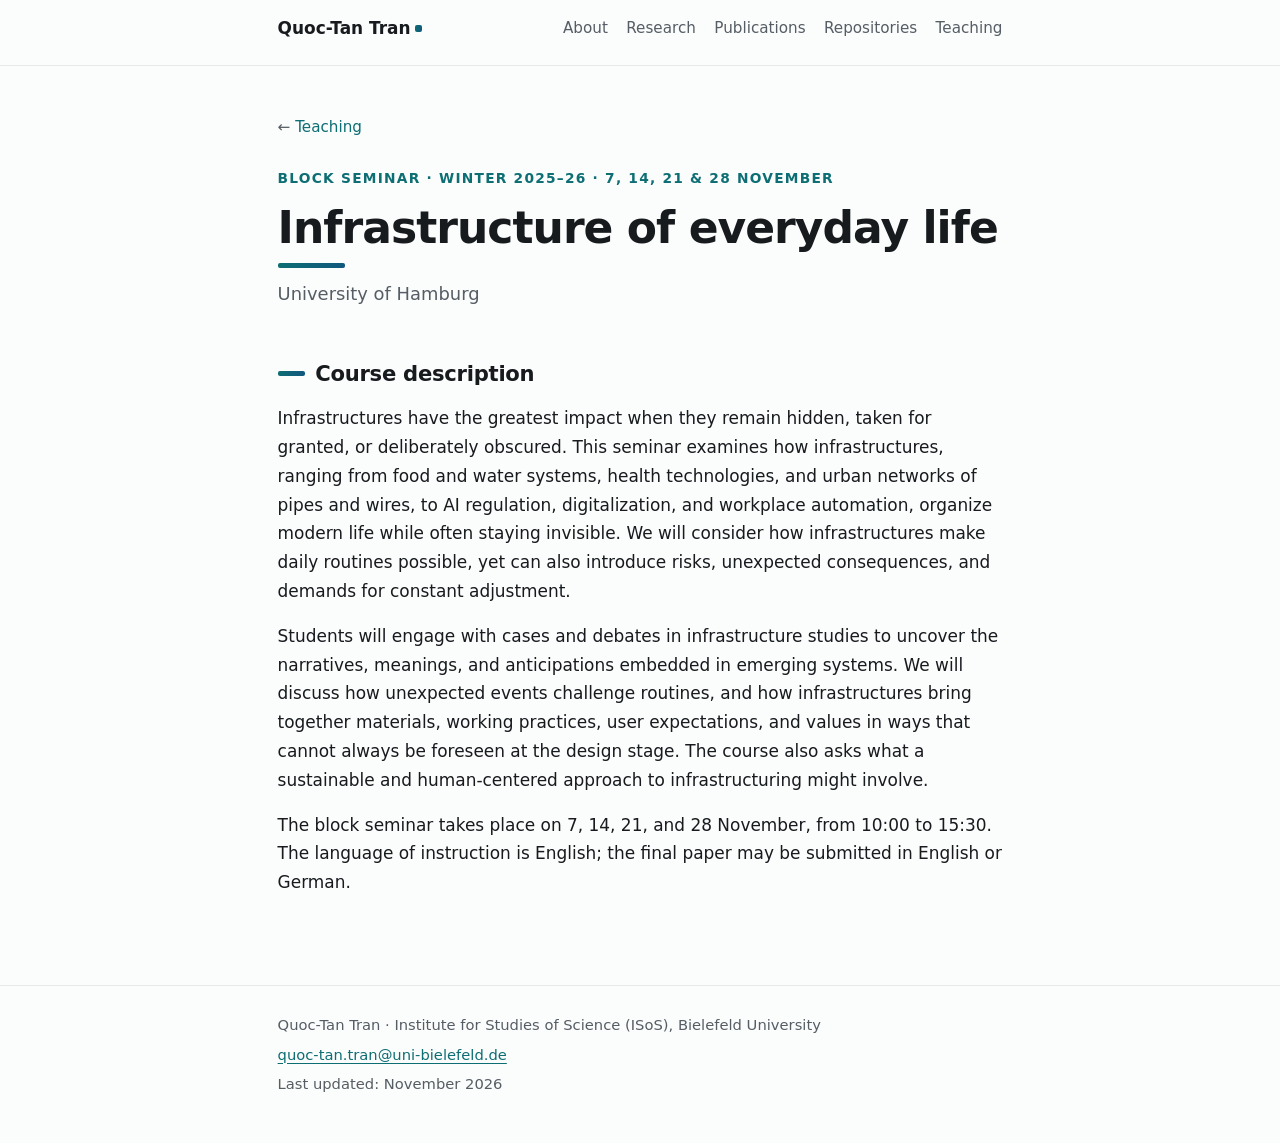
<file: teaching/infrastructure-everyday-life-w2526/index.html>
<!doctype html>
<html lang="en">
<head>
  <meta charset="utf-8">
  <meta name="viewport" content="width=device-width, initial-scale=1">
  <title>Infrastructure of everyday life · Teaching · Quoc-Tan Tran</title>
  <meta name="description" content="Block seminar taught by Quoc-Tan Tran at the University of Hamburg, Winter 2025-26. Infrastructure of everyday life.">
  <link rel="stylesheet" href="../../style.css">
</head>
<body>
  <a class="skip" href="#main">Skip to content</a>

  <header class="site-header">
    <div class="wrap header-inner">
      <a class="site-name" href="../../index.html">Quoc-Tan Tran</a>
      <nav aria-label="Main navigation">
        <ul>
          <li><a href="../../index.html#about">About</a></li>
          <li><a href="../../index.html#research">Research</a></li>
          <li><a href="../../index.html#publications">Publications</a></li>
          <li><a href="../../index.html#repositories">Repositories</a></li>
          <li><a href="../index.html">Teaching</a></li>
        </ul>
      </nav>
    </div>
  </header>

  <main id="main" class="wrap">
    <p class="breadcrumb"><a href="../index.html">Teaching</a></p>
    <article>
      <header class="hero">
        <p class="kicker">Block seminar · Winter 2025–26 · 7, 14, 21 &amp; 28 November</p>
        <h1>Infrastructure of everyday life</h1>
        <p class="bio-lede">University of Hamburg</p>
      </header>

      <section id="description" aria-labelledby="description-heading">
        <h2 id="description-heading">Course description</h2>
        <p>Infrastructures have the greatest impact when they remain hidden, taken for granted, or deliberately obscured. This seminar examines how infrastructures, ranging from food and water systems, health technologies, and urban networks of pipes and wires, to AI regulation, digitalization, and workplace automation, organize modern life while often staying invisible. We will consider how infrastructures make daily routines possible, yet can also introduce risks, unexpected consequences, and demands for constant adjustment.</p>
        <p>Students will engage with cases and debates in infrastructure studies to uncover the narratives, meanings, and anticipations embedded in emerging systems. We will discuss how unexpected events challenge routines, and how infrastructures bring together materials, working practices, user expectations, and values in ways that cannot always be foreseen at the design stage. The course also asks what a sustainable and human-centered approach to infrastructuring might involve.</p>
        <p>The block seminar takes place on 7, 14, 21, and 28 November, from 10:00 to 15:30. The language of instruction is English; the final paper may be submitted in English or German.</p>
      </section>
    </article>
  </main>

  <footer class="site-footer">
    <div class="wrap">
      <p>Quoc-Tan Tran · Institute for Studies of Science (ISoS), Bielefeld University</p>
      <p><a href="mailto:quoc-tan.tran@uni-bielefeld.de">quoc-tan.tran@uni-bielefeld.de</a></p>
      <p>Last updated: November 2026</p>
    </div>
  </footer>
</body>
</html>
</file>
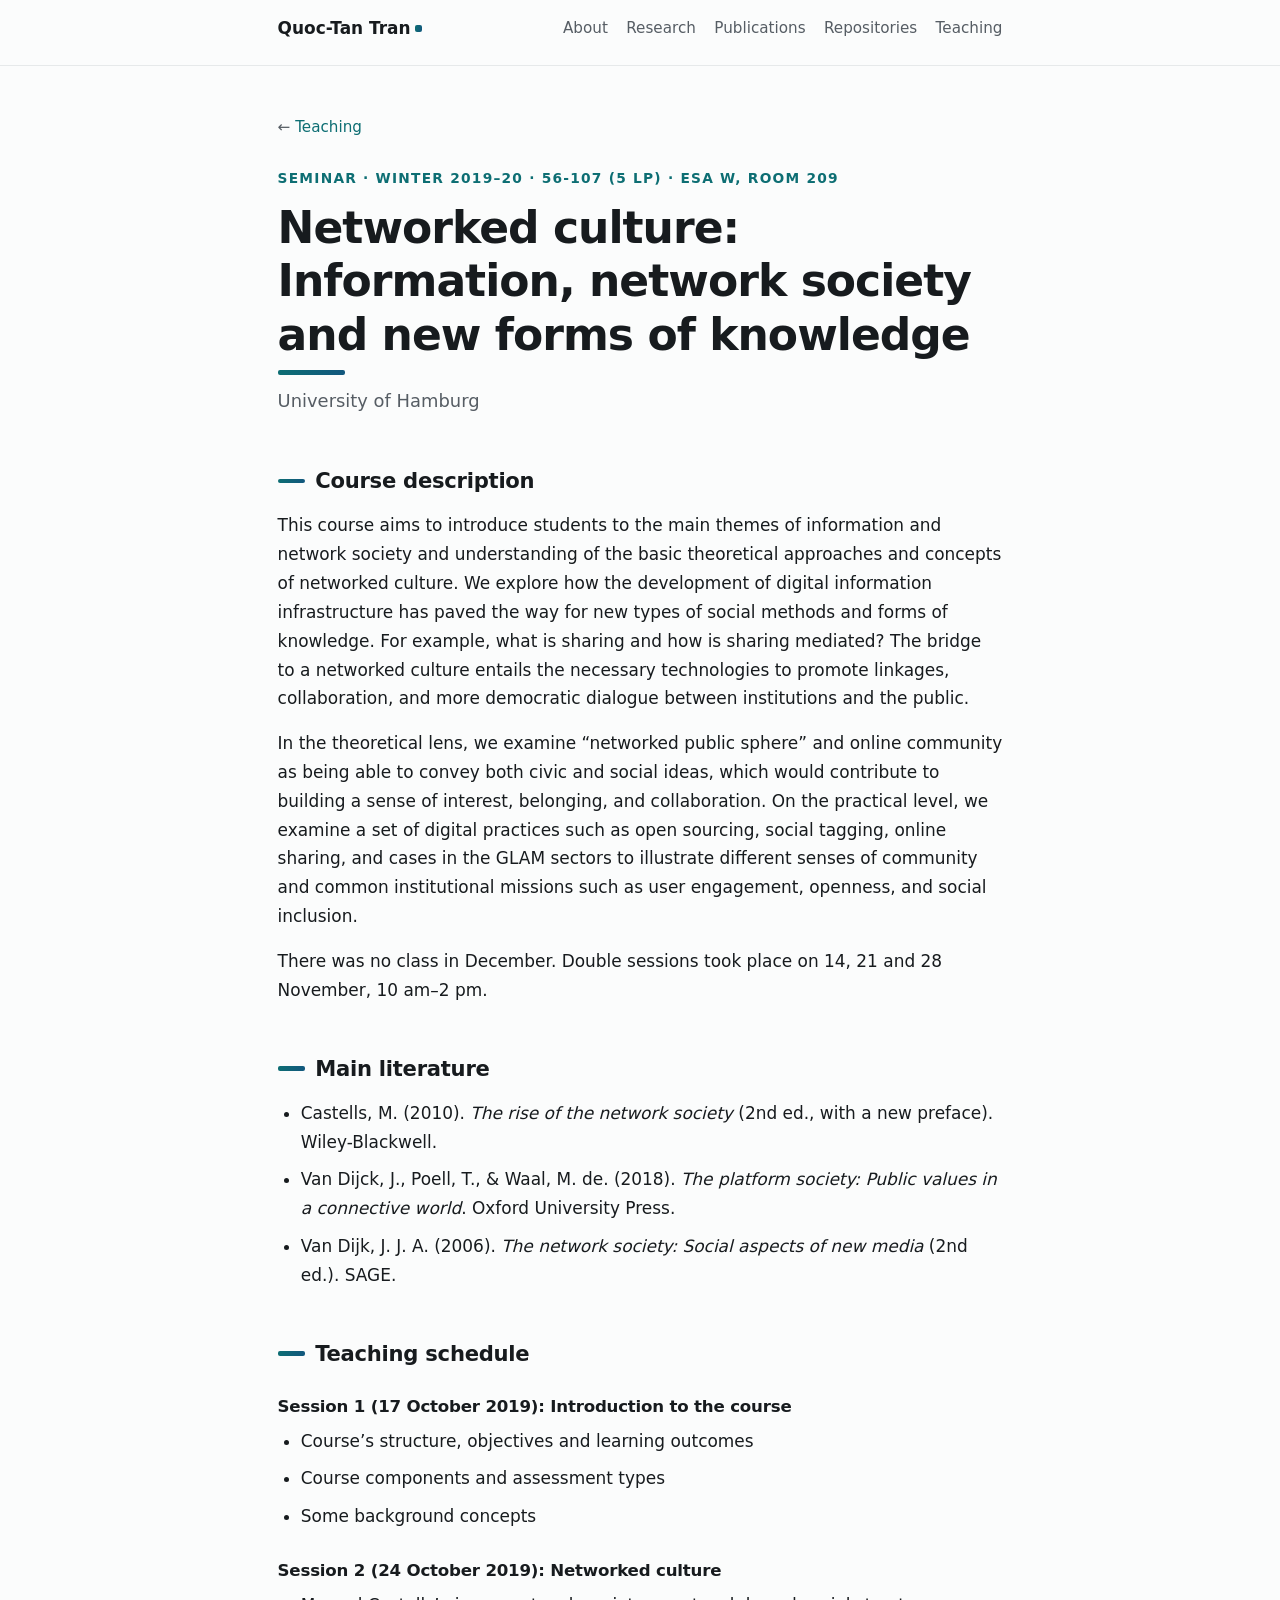
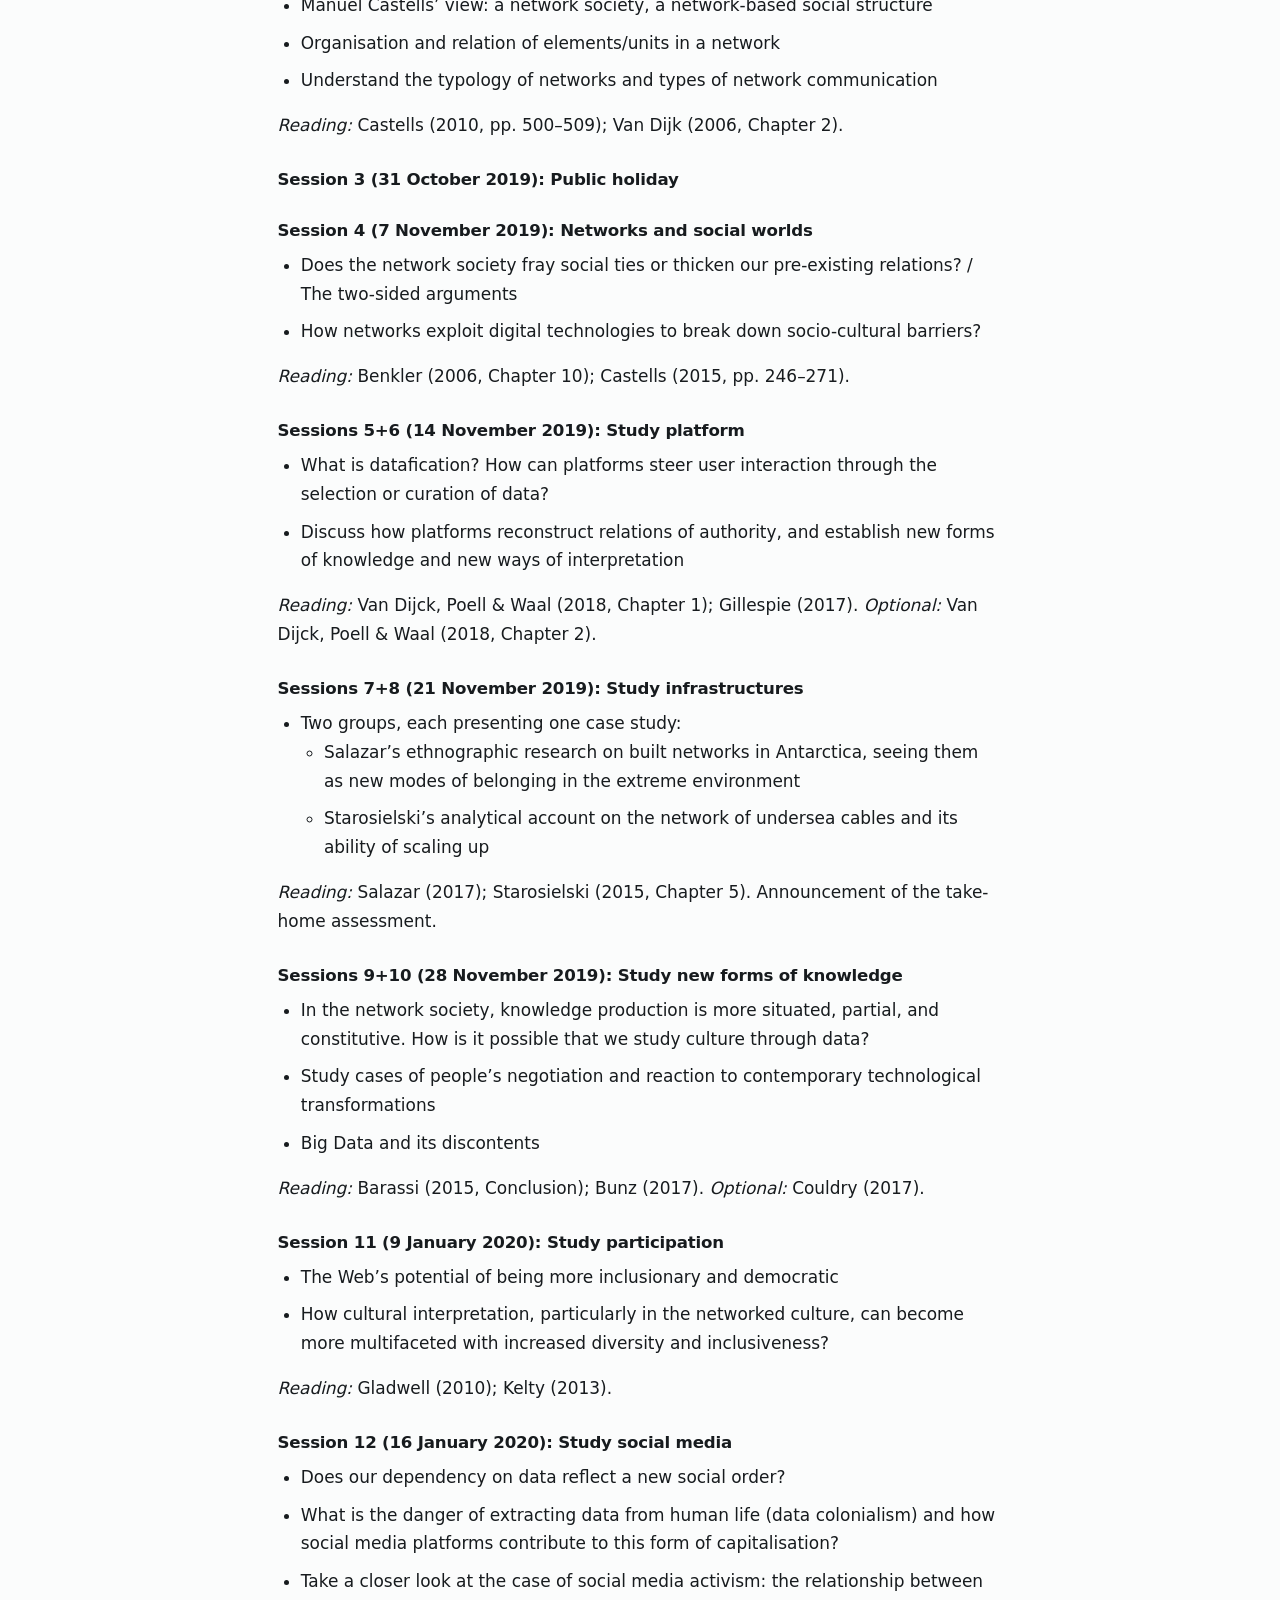
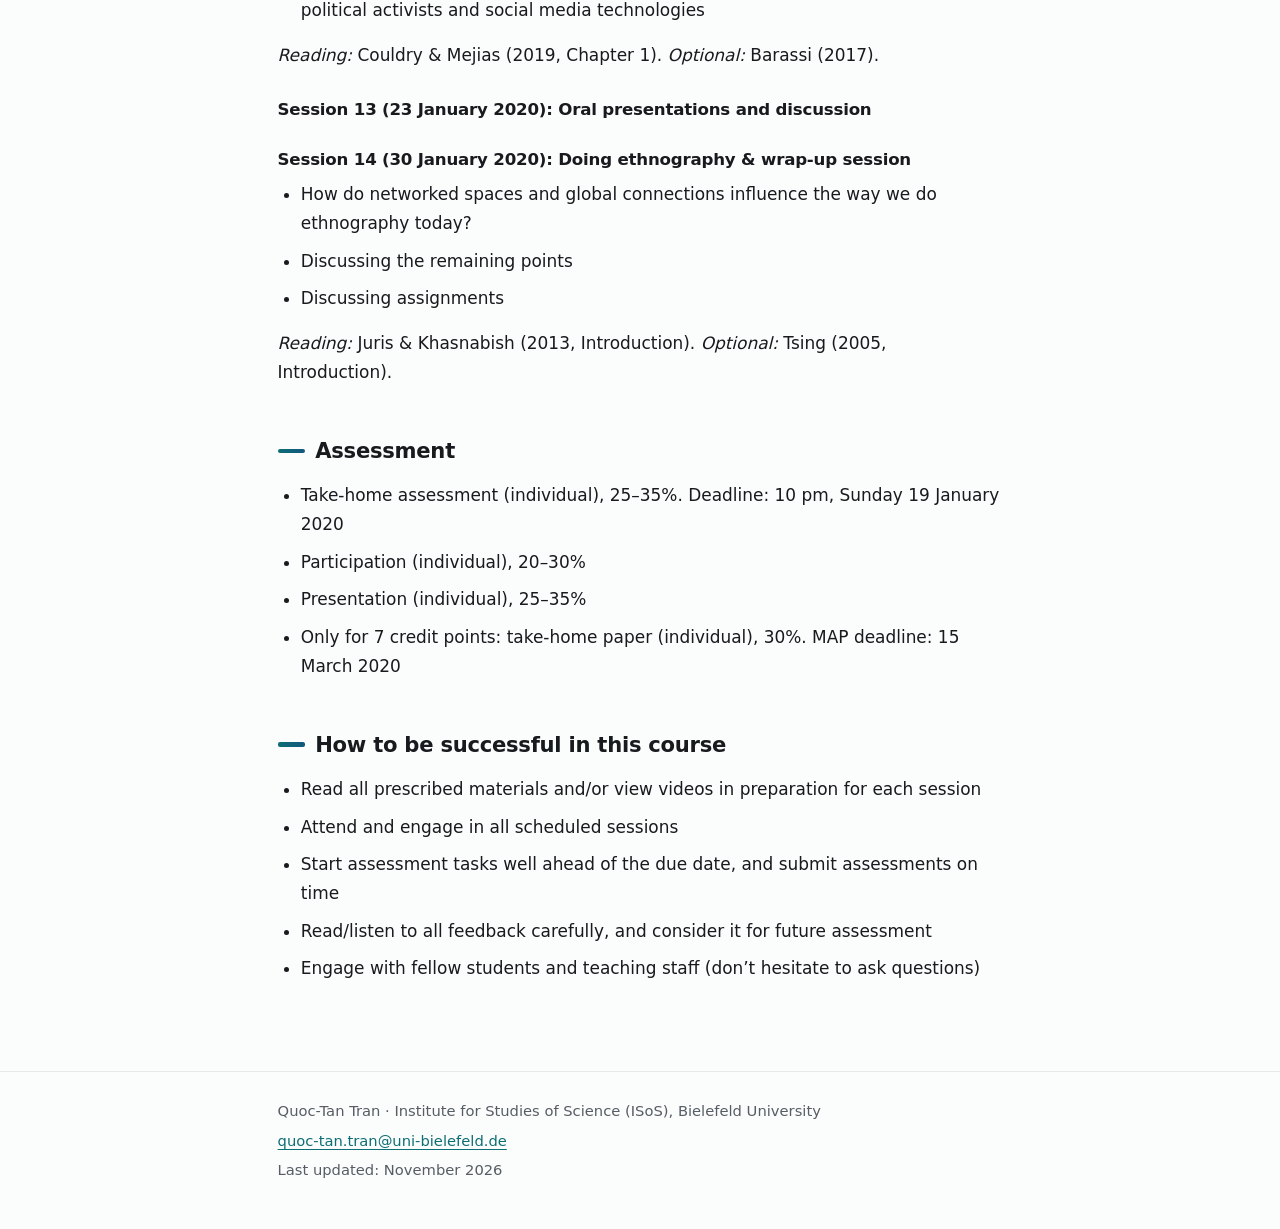
<file: teaching/networked-culture-w1920/index.html>
<!doctype html>
<html lang="en">
<head>
  <meta charset="utf-8">
  <meta name="viewport" content="width=device-width, initial-scale=1">
  <title>Networked culture: Information, network society and new forms of knowledge · Teaching · Quoc-Tan Tran</title>
  <meta name="description" content="Seminar taught by Quoc-Tan Tran at the University of Hamburg, Winter 2019-20. Networked culture: Information, network society and new forms of knowledge (56-107).">
  <link rel="stylesheet" href="../../style.css">
</head>
<body>
  <a class="skip" href="#main">Skip to content</a>

  <header class="site-header">
    <div class="wrap header-inner">
      <a class="site-name" href="../../index.html">Quoc-Tan Tran</a>
      <nav aria-label="Main navigation">
        <ul>
          <li><a href="../../index.html#about">About</a></li>
          <li><a href="../../index.html#research">Research</a></li>
          <li><a href="../../index.html#publications">Publications</a></li>
          <li><a href="../../index.html#repositories">Repositories</a></li>
          <li><a href="../index.html">Teaching</a></li>
        </ul>
      </nav>
    </div>
  </header>

  <main id="main" class="wrap">
    <p class="breadcrumb"><a href="../index.html">Teaching</a></p>
    <article>
      <header class="hero">
        <p class="kicker">Seminar · Winter 2019–20 · 56-107 (5 LP) · ESA W, Room 209</p>
        <h1>Networked culture: Information, network society and new forms of knowledge</h1>
        <p class="bio-lede">University of Hamburg</p>
      </header>

      <section id="description" aria-labelledby="description-heading">
        <h2 id="description-heading">Course description</h2>
        <p>This course aims to introduce students to the main themes of information and network society and understanding of the basic theoretical approaches and concepts of networked culture. We explore how the development of digital information infrastructure has paved the way for new types of social methods and forms of knowledge. For example, what is sharing and how is sharing mediated? The bridge to a networked culture entails the necessary technologies to promote linkages, collaboration, and more democratic dialogue between institutions and the public.</p>
        <p>In the theoretical lens, we examine “networked public sphere” and online community as being able to convey both civic and social ideas, which would contribute to building a sense of interest, belonging, and collaboration. On the practical level, we examine a set of digital practices such as open sourcing, social tagging, online sharing, and cases in the GLAM sectors to illustrate different senses of community and common institutional missions such as user engagement, openness, and social inclusion.</p>
        <p>There was no class in December. Double sessions took place on 14, 21 and 28 November, 10 am–2 pm.</p>
      </section>

      <section id="literature" aria-labelledby="literature-heading">
        <h2 id="literature-heading">Main literature</h2>
        <ul>
          <li>Castells, M. (2010). <em>The rise of the network society</em> (2nd ed., with a new preface). Wiley-Blackwell.</li>
          <li>Van Dijck, J., Poell, T., &amp; Waal, M. de. (2018). <em>The platform society: Public values in a connective world</em>. Oxford University Press.</li>
          <li>Van Dijk, J. J. A. (2006). <em>The network society: Social aspects of new media</em> (2nd ed.). SAGE.</li>
        </ul>
      </section>

      <section id="schedule" aria-labelledby="schedule-heading">
        <h2 id="schedule-heading">Teaching schedule</h2>

        <h3>Session 1 (17 October 2019): Introduction to the course</h3>
        <ul>
          <li>Course’s structure, objectives and learning outcomes</li>
          <li>Course components and assessment types</li>
          <li>Some background concepts</li>
        </ul>

        <h3>Session 2 (24 October 2019): Networked culture</h3>
        <ul>
          <li>Manuel Castells’ view: a network society, a network-based social structure</li>
          <li>Organisation and relation of elements/units in a network</li>
          <li>Understand the typology of networks and types of network communication</li>
        </ul>
        <p><em>Reading:</em> Castells (2010, pp. 500–509); Van Dijk (2006, Chapter 2).</p>

        <h3>Session 3 (31 October 2019): Public holiday</h3>

        <h3>Session 4 (7 November 2019): Networks and social worlds</h3>
        <ul>
          <li>Does the network society fray social ties or thicken our pre-existing relations? / The two-sided arguments</li>
          <li>How networks exploit digital technologies to break down socio-cultural barriers?</li>
        </ul>
        <p><em>Reading:</em> Benkler (2006, Chapter 10); Castells (2015, pp. 246–271).</p>

        <h3>Sessions 5+6 (14 November 2019): Study platform</h3>
        <ul>
          <li>What is datafication? How can platforms steer user interaction through the selection or curation of data?</li>
          <li>Discuss how platforms reconstruct relations of authority, and establish new forms of knowledge and new ways of interpretation</li>
        </ul>
        <p><em>Reading:</em> Van Dijck, Poell &amp; Waal (2018, Chapter 1); Gillespie (2017). <em>Optional:</em> Van Dijck, Poell &amp; Waal (2018, Chapter 2).</p>

        <h3>Sessions 7+8 (21 November 2019): Study infrastructures</h3>
        <ul>
          <li>Two groups, each presenting one case study:
            <ul>
              <li>Salazar’s ethnographic research on built networks in Antarctica, seeing them as new modes of belonging in the extreme environment</li>
              <li>Starosielski’s analytical account on the network of undersea cables and its ability of scaling up</li>
            </ul>
          </li>
        </ul>
        <p><em>Reading:</em> Salazar (2017); Starosielski (2015, Chapter 5). Announcement of the take-home assessment.</p>

        <h3>Sessions 9+10 (28 November 2019): Study new forms of knowledge</h3>
        <ul>
          <li>In the network society, knowledge production is more situated, partial, and constitutive. How is it possible that we study culture through data?</li>
          <li>Study cases of people’s negotiation and reaction to contemporary technological transformations</li>
          <li>Big Data and its discontents</li>
        </ul>
        <p><em>Reading:</em> Barassi (2015, Conclusion); Bunz (2017). <em>Optional:</em> Couldry (2017).</p>

        <h3>Session 11 (9 January 2020): Study participation</h3>
        <ul>
          <li>The Web’s potential of being more inclusionary and democratic</li>
          <li>How cultural interpretation, particularly in the networked culture, can become more multifaceted with increased diversity and inclusiveness?</li>
        </ul>
        <p><em>Reading:</em> Gladwell (2010); Kelty (2013).</p>

        <h3>Session 12 (16 January 2020): Study social media</h3>
        <ul>
          <li>Does our dependency on data reflect a new social order?</li>
          <li>What is the danger of extracting data from human life (data colonialism) and how social media platforms contribute to this form of capitalisation?</li>
          <li>Take a closer look at the case of social media activism: the relationship between political activists and social media technologies</li>
        </ul>
        <p><em>Reading:</em> Couldry &amp; Mejias (2019, Chapter 1). <em>Optional:</em> Barassi (2017).</p>

        <h3>Session 13 (23 January 2020): Oral presentations and discussion</h3>

        <h3>Session 14 (30 January 2020): Doing ethnography &amp; wrap-up session</h3>
        <ul>
          <li>How do networked spaces and global connections influence the way we do ethnography today?</li>
          <li>Discussing the remaining points</li>
          <li>Discussing assignments</li>
        </ul>
        <p><em>Reading:</em> Juris &amp; Khasnabish (2013, Introduction). <em>Optional:</em> Tsing (2005, Introduction).</p>
      </section>

      <section id="assessment" aria-labelledby="assessment-heading">
        <h2 id="assessment-heading">Assessment</h2>
        <ul>
          <li>Take-home assessment (individual), 25–35%. Deadline: 10 pm, Sunday 19 January 2020</li>
          <li>Participation (individual), 20–30%</li>
          <li>Presentation (individual), 25–35%</li>
          <li>Only for 7 credit points: take-home paper (individual), 30%. MAP deadline: 15 March 2020</li>
        </ul>
      </section>

      <section id="expectations" aria-labelledby="expectations-heading">
        <h2 id="expectations-heading">How to be successful in this course</h2>
        <ul>
          <li>Read all prescribed materials and/or view videos in preparation for each session</li>
          <li>Attend and engage in all scheduled sessions</li>
          <li>Start assessment tasks well ahead of the due date, and submit assessments on time</li>
          <li>Read/listen to all feedback carefully, and consider it for future assessment</li>
          <li>Engage with fellow students and teaching staff (don’t hesitate to ask questions)</li>
        </ul>
      </section>
    </article>
  </main>

  <footer class="site-footer">
    <div class="wrap">
      <p>Quoc-Tan Tran · Institute for Studies of Science (ISoS), Bielefeld University</p>
      <p><a href="mailto:quoc-tan.tran@uni-bielefeld.de">quoc-tan.tran@uni-bielefeld.de</a></p>
      <p>Last updated: November 2026</p>
    </div>
  </footer>
</body>
</html>
</file>
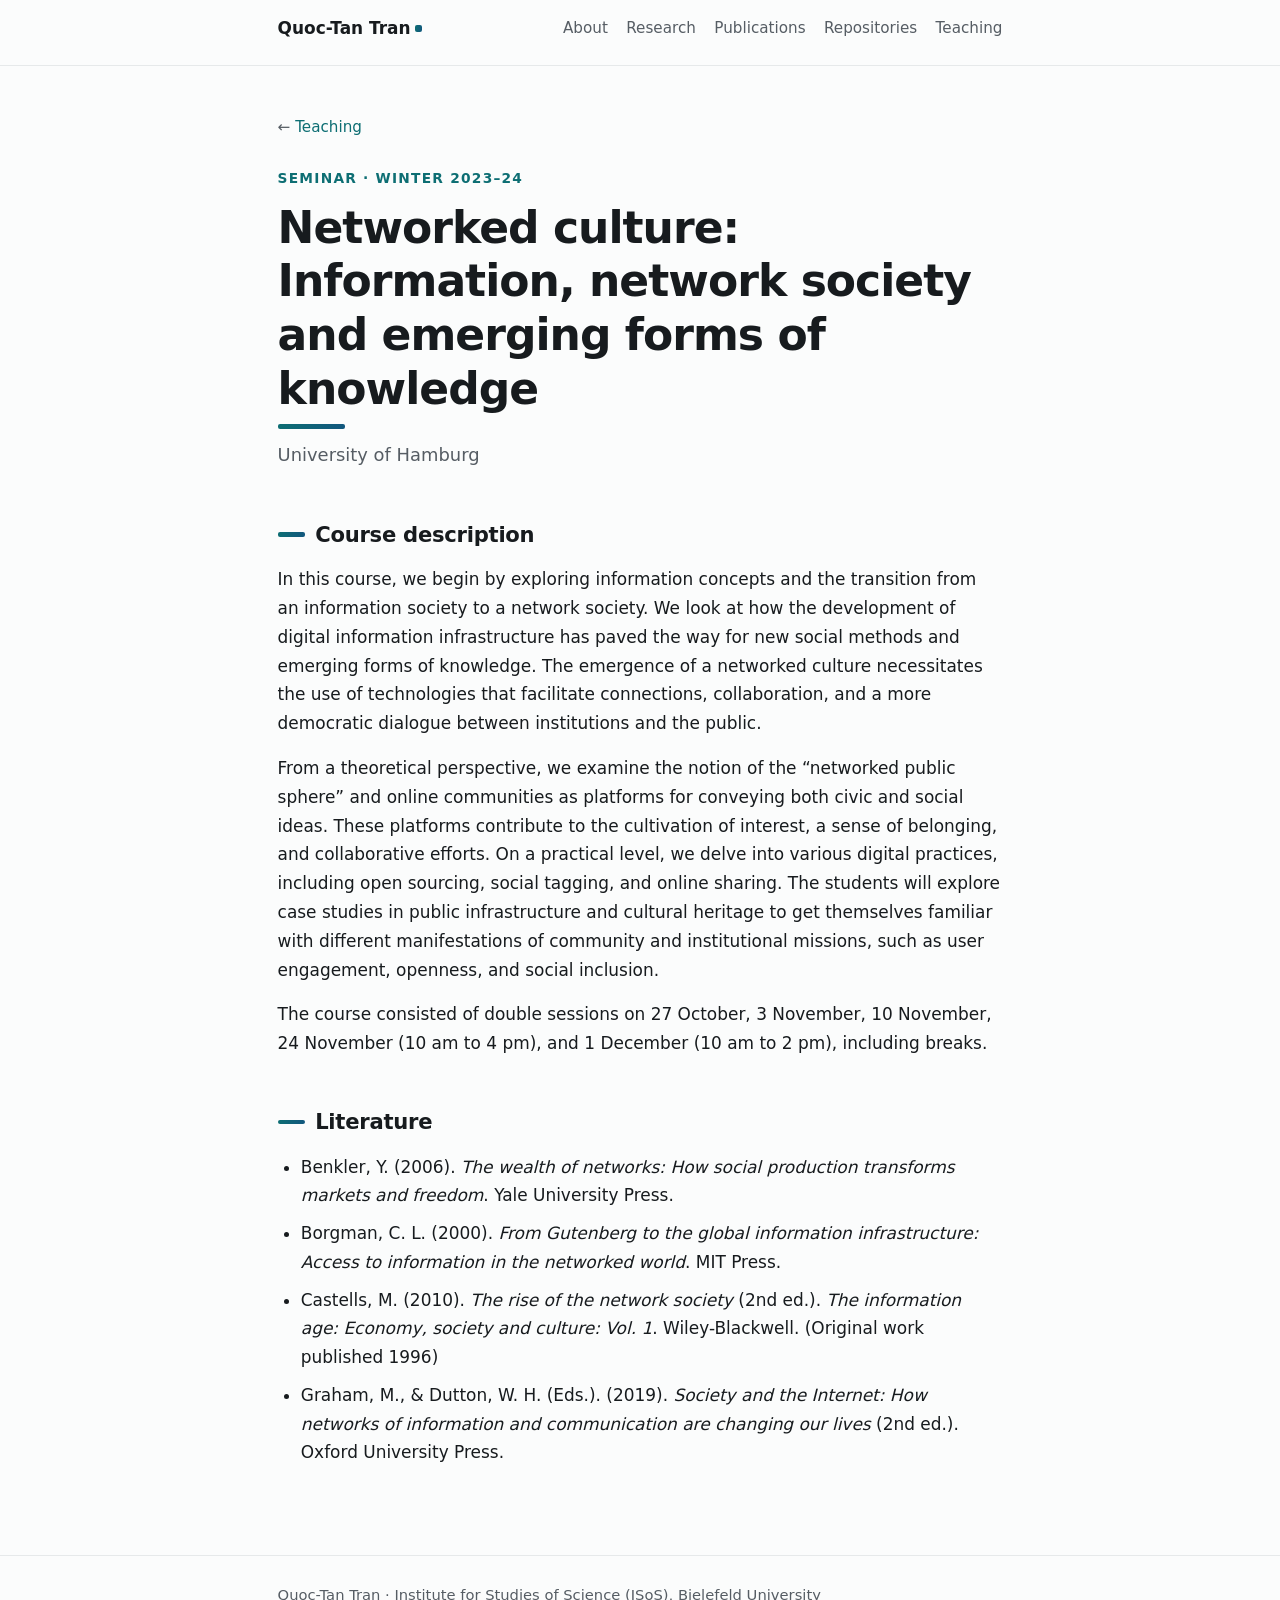
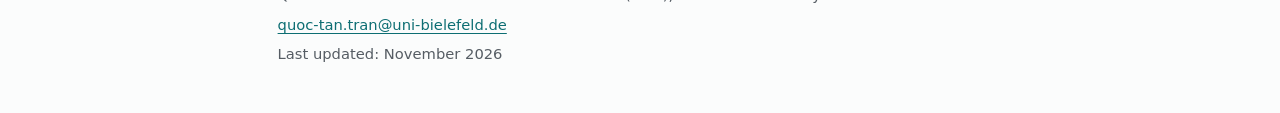
<file: teaching/networked-culture-w2324/index.html>
<!doctype html>
<html lang="en">
<head>
  <meta charset="utf-8">
  <meta name="viewport" content="width=device-width, initial-scale=1">
  <title>Networked culture: Information, network society and emerging forms of knowledge · Teaching · Quoc-Tan Tran</title>
  <meta name="description" content="Seminar taught by Quoc-Tan Tran at the University of Hamburg, Winter 2023-24. Networked culture: Information, network society and emerging forms of knowledge.">
  <link rel="stylesheet" href="../../style.css">
</head>
<body>
  <a class="skip" href="#main">Skip to content</a>

  <header class="site-header">
    <div class="wrap header-inner">
      <a class="site-name" href="../../index.html">Quoc-Tan Tran</a>
      <nav aria-label="Main navigation">
        <ul>
          <li><a href="../../index.html#about">About</a></li>
          <li><a href="../../index.html#research">Research</a></li>
          <li><a href="../../index.html#publications">Publications</a></li>
          <li><a href="../../index.html#repositories">Repositories</a></li>
          <li><a href="../index.html">Teaching</a></li>
        </ul>
      </nav>
    </div>
  </header>

  <main id="main" class="wrap">
    <p class="breadcrumb"><a href="../index.html">Teaching</a></p>
    <article>
      <header class="hero">
        <p class="kicker">Seminar · Winter 2023–24</p>
        <h1>Networked culture: Information, network society and emerging forms of knowledge</h1>
        <p class="bio-lede">University of Hamburg</p>
      </header>

      <section id="description" aria-labelledby="description-heading">
        <h2 id="description-heading">Course description</h2>
        <p>In this course, we begin by exploring information concepts and the transition from an information society to a network society. We look at how the development of digital information infrastructure has paved the way for new social methods and emerging forms of knowledge. The emergence of a networked culture necessitates the use of technologies that facilitate connections, collaboration, and a more democratic dialogue between institutions and the public.</p>
        <p>From a theoretical perspective, we examine the notion of the “networked public sphere” and online communities as platforms for conveying both civic and social ideas. These platforms contribute to the cultivation of interest, a sense of belonging, and collaborative efforts. On a practical level, we delve into various digital practices, including open sourcing, social tagging, and online sharing. The students will explore case studies in public infrastructure and cultural heritage to get themselves familiar with different manifestations of community and institutional missions, such as user engagement, openness, and social inclusion.</p>
        <p>The course consisted of double sessions on 27 October, 3 November, 10 November, 24 November (10 am to 4 pm), and 1 December (10 am to 2 pm), including breaks.</p>
      </section>

      <section id="literature" aria-labelledby="literature-heading">
        <h2 id="literature-heading">Literature</h2>
        <ul>
          <li>Benkler, Y. (2006). <em>The wealth of networks: How social production transforms markets and freedom</em>. Yale University Press.</li>
          <li>Borgman, C. L. (2000). <em>From Gutenberg to the global information infrastructure: Access to information in the networked world</em>. MIT Press.</li>
          <li>Castells, M. (2010). <em>The rise of the network society</em> (2nd ed.). <em>The information age: Economy, society and culture: Vol. 1</em>. Wiley-Blackwell. (Original work published 1996)</li>
          <li>Graham, M., &amp; Dutton, W. H. (Eds.). (2019). <em>Society and the Internet: How networks of information and communication are changing our lives</em> (2nd ed.). Oxford University Press.</li>
        </ul>
      </section>
    </article>
  </main>

  <footer class="site-footer">
    <div class="wrap">
      <p>Quoc-Tan Tran · Institute for Studies of Science (ISoS), Bielefeld University</p>
      <p><a href="mailto:quoc-tan.tran@uni-bielefeld.de">quoc-tan.tran@uni-bielefeld.de</a></p>
      <p>Last updated: November 2026</p>
    </div>
  </footer>
</body>
</html>
</file>
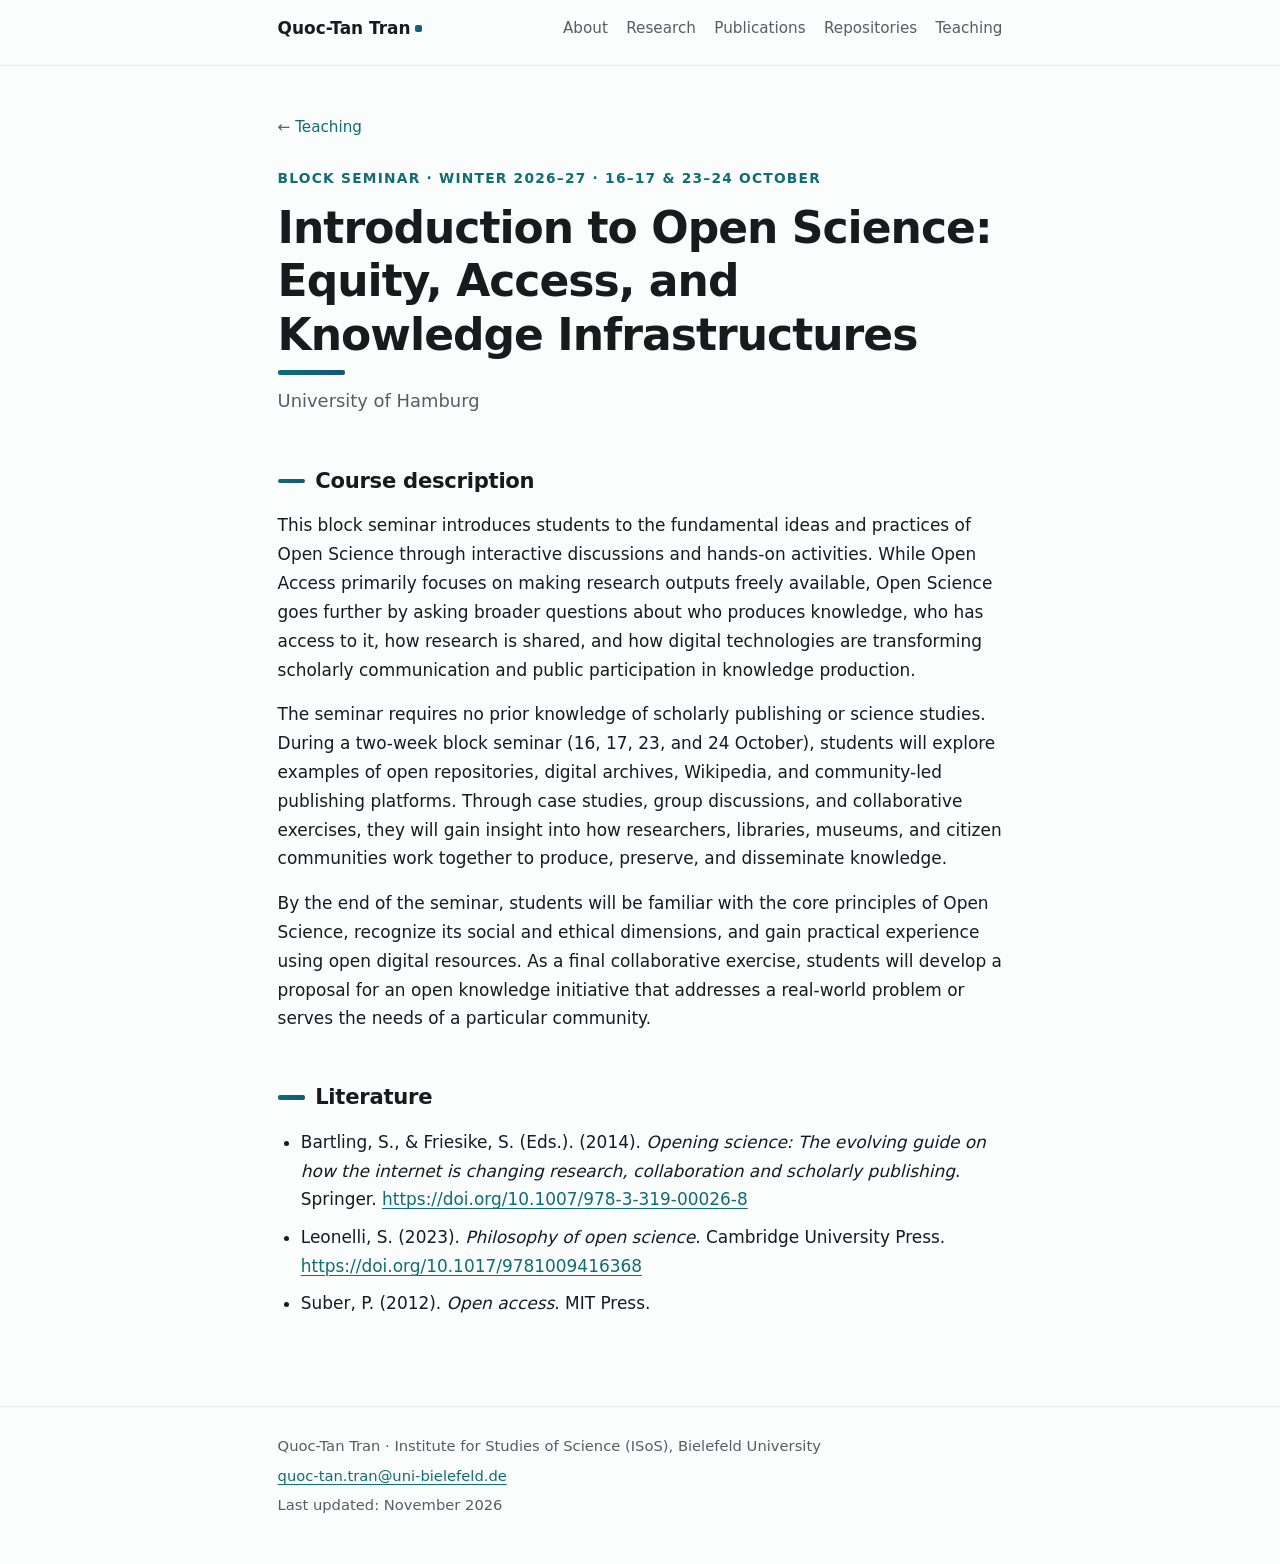
<file: teaching/open-science-w2627/index.html>
<!doctype html>
<html lang="en">
<head>
  <meta charset="utf-8">
  <meta name="viewport" content="width=device-width, initial-scale=1">
  <title>Introduction to Open Science: Equity, Access, and Knowledge Infrastructures · Teaching · Quoc-Tan Tran</title>
  <meta name="description" content="Block seminar taught by Quoc-Tan Tran at the University of Hamburg, Winter 2026-27. Introduction to Open Science: Equity, Access, and Knowledge Infrastructures.">
  <link rel="stylesheet" href="../../style.css">
</head>
<body>
  <a class="skip" href="#main">Skip to content</a>

  <header class="site-header">
    <div class="wrap header-inner">
      <a class="site-name" href="../../index.html">Quoc-Tan Tran</a>
      <nav aria-label="Main navigation">
        <ul>
          <li><a href="../../index.html#about">About</a></li>
          <li><a href="../../index.html#research">Research</a></li>
          <li><a href="../../index.html#publications">Publications</a></li>
          <li><a href="../../index.html#repositories">Repositories</a></li>
          <li><a href="../index.html">Teaching</a></li>
        </ul>
      </nav>
    </div>
  </header>

  <main id="main" class="wrap">
    <p class="breadcrumb"><a href="../index.html">Teaching</a></p>
    <article>
      <header class="hero">
        <p class="kicker">Block seminar · Winter 2026–27 · 16–17 &amp; 23–24 October</p>
        <h1>Introduction to Open Science: Equity, Access, and Knowledge Infrastructures</h1>
        <p class="bio-lede">University of Hamburg</p>
      </header>

      <section id="description" aria-labelledby="description-heading">
        <h2 id="description-heading">Course description</h2>
        <p>This block seminar introduces students to the fundamental ideas and practices of Open Science through interactive discussions and hands-on activities. While Open Access primarily focuses on making research outputs freely available, Open Science goes further by asking broader questions about who produces knowledge, who has access to it, how research is shared, and how digital technologies are transforming scholarly communication and public participation in knowledge production.</p>
        <p>The seminar requires no prior knowledge of scholarly publishing or science studies. During a two-week block seminar (16, 17, 23, and 24 October), students will explore examples of open repositories, digital archives, Wikipedia, and community-led publishing platforms. Through case studies, group discussions, and collaborative exercises, they will gain insight into how researchers, libraries, museums, and citizen communities work together to produce, preserve, and disseminate knowledge.</p>
        <p>By the end of the seminar, students will be familiar with the core principles of Open Science, recognize its social and ethical dimensions, and gain practical experience using open digital resources. As a final collaborative exercise, students will develop a proposal for an open knowledge initiative that addresses a real-world problem or serves the needs of a particular community.</p>
      </section>

      <section id="details" aria-labelledby="details-heading">
        <h2 id="details-heading">Literature</h2>
        <ul>
          <li>Bartling, S., &amp; Friesike, S. (Eds.). (2014). <em>Opening science: The evolving guide on how the internet is changing research, collaboration and scholarly publishing</em>. Springer. <a href="https://doi.org/10.1007/978-3-319-00026-8">https://doi.org/10.1007/978-3-319-00026-8</a></li>
          <li>Leonelli, S. (2023). <em>Philosophy of open science</em>. Cambridge University Press. <a href="https://doi.org/10.1017/9781009416368">https://doi.org/10.1017/9781009416368</a></li>
          <li>Suber, P. (2012). <em>Open access</em>. MIT Press.</li>
        </ul>
      </section>
    </article>
  </main>

  <footer class="site-footer">
    <div class="wrap">
      <p>Quoc-Tan Tran · Institute for Studies of Science (ISoS), Bielefeld University</p>
      <p><a href="mailto:quoc-tan.tran@uni-bielefeld.de">quoc-tan.tran@uni-bielefeld.de</a></p>
      <p>Last updated: November 2026</p>
    </div>
  </footer>
</body>
</html>
</file>
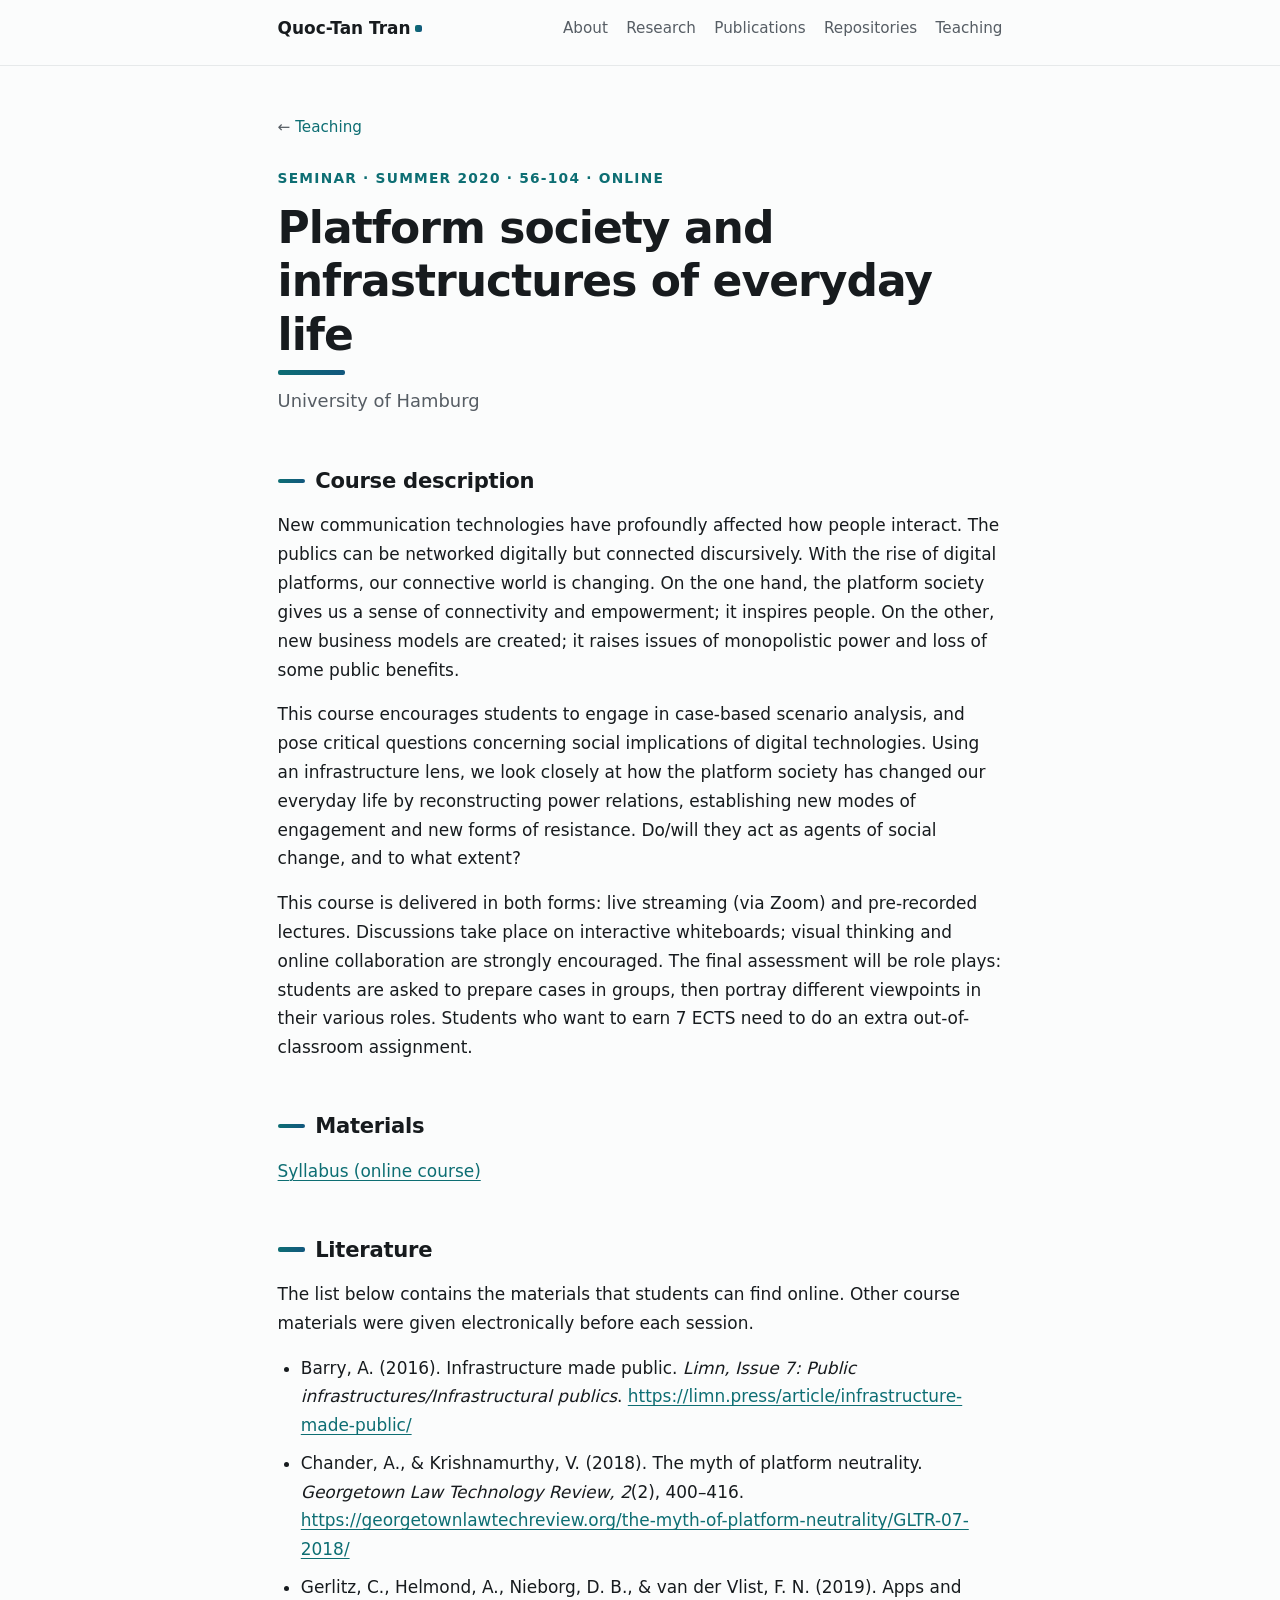
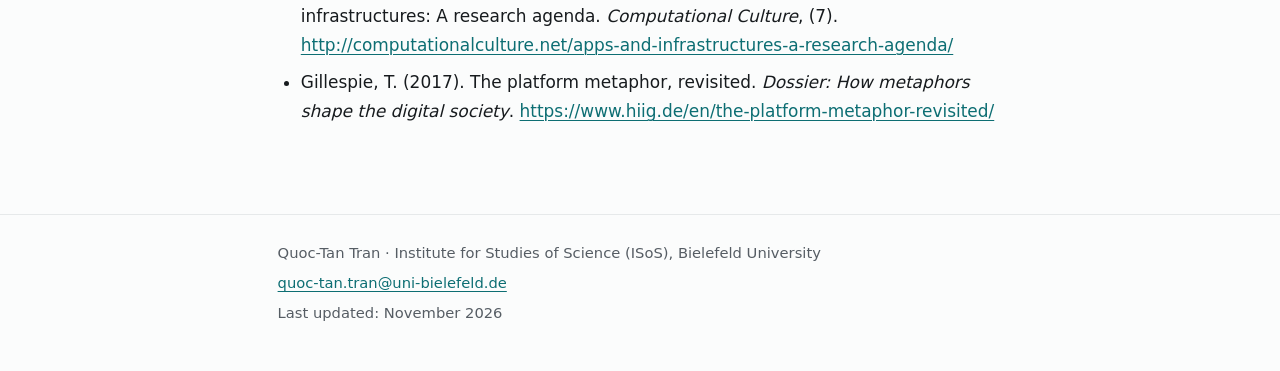
<file: teaching/platform-society-s2020/index.html>
<!doctype html>
<html lang="en">
<head>
  <meta charset="utf-8">
  <meta name="viewport" content="width=device-width, initial-scale=1">
  <title>Platform society and infrastructures of everyday life · Teaching · Quoc-Tan Tran</title>
  <meta name="description" content="Platform society and infrastructures of everyday life (56-104). Online seminar taught by Quoc-Tan Tran at the University of Hamburg, Summer 2020.">
  <link rel="stylesheet" href="../../style.css">
</head>
<body>
  <a class="skip" href="#main">Skip to content</a>

  <header class="site-header">
    <div class="wrap header-inner">
      <a class="site-name" href="../../index.html">Quoc-Tan Tran</a>
      <nav aria-label="Main navigation">
        <ul>
          <li><a href="../../index.html#about">About</a></li>
          <li><a href="../../index.html#research">Research</a></li>
          <li><a href="../../index.html#publications">Publications</a></li>
          <li><a href="../../index.html#repositories">Repositories</a></li>
          <li><a href="../index.html">Teaching</a></li>
        </ul>
      </nav>
    </div>
  </header>

  <main id="main" class="wrap">
    <p class="breadcrumb"><a href="../index.html">Teaching</a></p>
    <article>
      <header class="hero">
        <p class="kicker">Seminar · Summer 2020 · 56-104 · online</p>
        <h1>Platform society and infrastructures of everyday life</h1>
        <p class="bio-lede">University of Hamburg</p>
      </header>

      <section id="description" aria-labelledby="description-heading">
        <h2 id="description-heading">Course description</h2>
        <p>New communication technologies have profoundly affected how people interact. The publics can be networked digitally but connected discursively. With the rise of digital platforms, our connective world is changing. On the one hand, the platform society gives us a sense of connectivity and empowerment; it inspires people. On the other, new business models are created; it raises issues of monopolistic power and loss of some public benefits.</p>
        <p>This course encourages students to engage in case-based scenario analysis, and pose critical questions concerning social implications of digital technologies. Using an infrastructure lens, we look closely at how the platform society has changed our everyday life by reconstructing power relations, establishing new modes of engagement and new forms of resistance. Do/will they act as agents of social change, and to what extent?</p>
        <p>This course is delivered in both forms: live streaming (via Zoom) and pre-recorded lectures. Discussions take place on interactive whiteboards; visual thinking and online collaboration are strongly encouraged. The final assessment will be role plays: students are asked to prepare cases in groups, then portray different viewpoints in their various roles. Students who want to earn 7 ECTS need to do an extra out-of-classroom assignment.</p>
      </section>

      <section id="materials" aria-labelledby="materials-heading">
        <h2 id="materials-heading">Materials</h2>
        <p><a href="https://tantran.notion.site/56-104-Platform-society-Syllabus-f842451ef0bb4a59a549b35006d5a433">Syllabus (online course)</a></p>
      </section>

      <section id="literature" aria-labelledby="literature-heading">
        <h2 id="literature-heading">Literature</h2>
        <p>The list below contains the materials that students can find online. Other course materials were given electronically before each session.</p>
        <ul>
          <li>Barry, A. (2016). Infrastructure made public. <em>Limn, Issue 7: Public infrastructures/Infrastructural publics</em>. <a href="https://limn.press/article/infrastructure-made-public/">https://limn.press/article/infrastructure-made-public/</a></li>
          <li>Chander, A., &amp; Krishnamurthy, V. (2018). The myth of platform neutrality. <em>Georgetown Law Technology Review, 2</em>(2), 400–416. <a href="https://georgetownlawtechreview.org/the-myth-of-platform-neutrality/GLTR-07-2018/">https://georgetownlawtechreview.org/the-myth-of-platform-neutrality/GLTR-07-2018/</a></li>
          <li>Gerlitz, C., Helmond, A., Nieborg, D. B., &amp; van der Vlist, F. N. (2019). Apps and infrastructures: A research agenda. <em>Computational Culture</em>, (7). <a href="http://computationalculture.net/apps-and-infrastructures-a-research-agenda/">http://computationalculture.net/apps-and-infrastructures-a-research-agenda/</a></li>
          <li>Gillespie, T. (2017). The platform metaphor, revisited. <em>Dossier: How metaphors shape the digital society</em>. <a href="https://www.hiig.de/en/the-platform-metaphor-revisited/">https://www.hiig.de/en/the-platform-metaphor-revisited/</a></li>
        </ul>
      </section>
    </article>
  </main>

  <footer class="site-footer">
    <div class="wrap">
      <p>Quoc-Tan Tran · Institute for Studies of Science (ISoS), Bielefeld University</p>
      <p><a href="mailto:quoc-tan.tran@uni-bielefeld.de">quoc-tan.tran@uni-bielefeld.de</a></p>
      <p>Last updated: November 2026</p>
    </div>
  </footer>
</body>
</html>
</file>
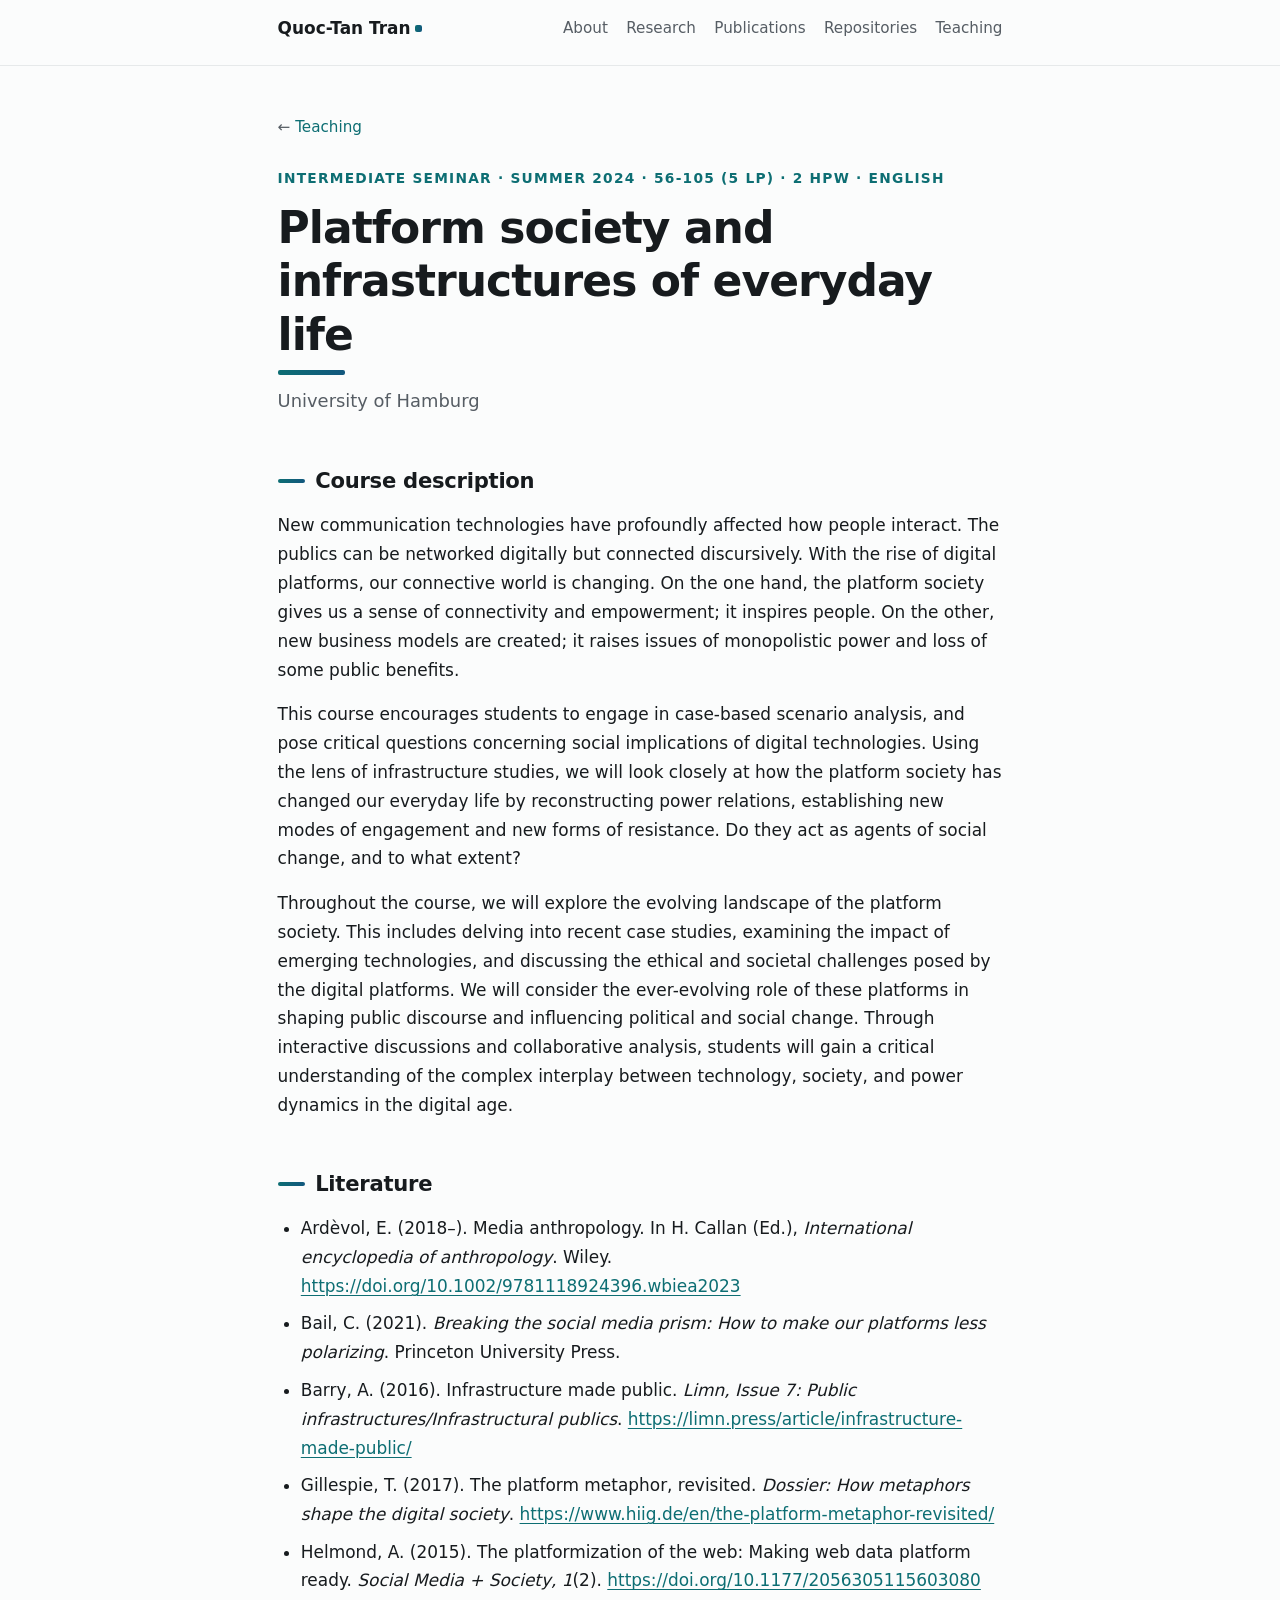
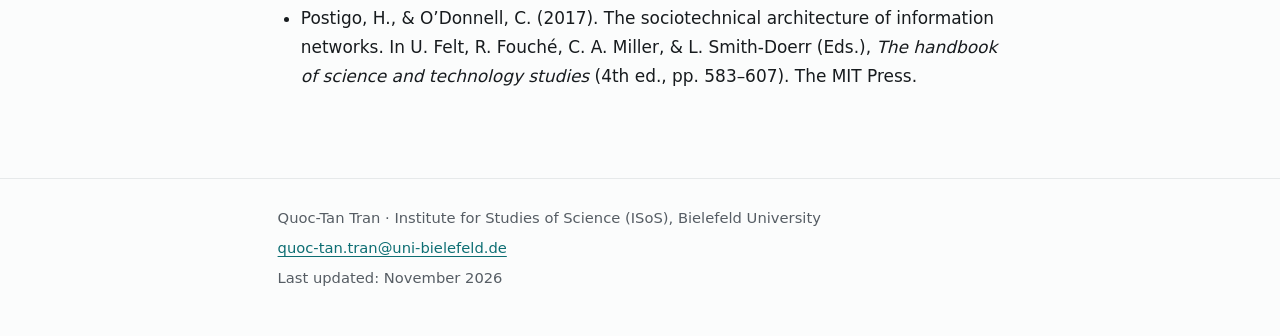
<file: teaching/platform-society-s2024/index.html>
<!doctype html>
<html lang="en">
<head>
  <meta charset="utf-8">
  <meta name="viewport" content="width=device-width, initial-scale=1">
  <title>Platform society and infrastructures of everyday life · Teaching · Quoc-Tan Tran</title>
  <meta name="description" content="Platform society and infrastructures of everyday life (56-105). Intermediate seminar taught by Quoc-Tan Tran at the University of Hamburg, Summer 2024.">
  <link rel="stylesheet" href="../../style.css">
</head>
<body>
  <a class="skip" href="#main">Skip to content</a>

  <header class="site-header">
    <div class="wrap header-inner">
      <a class="site-name" href="../../index.html">Quoc-Tan Tran</a>
      <nav aria-label="Main navigation">
        <ul>
          <li><a href="../../index.html#about">About</a></li>
          <li><a href="../../index.html#research">Research</a></li>
          <li><a href="../../index.html#publications">Publications</a></li>
          <li><a href="../../index.html#repositories">Repositories</a></li>
          <li><a href="../index.html">Teaching</a></li>
        </ul>
      </nav>
    </div>
  </header>

  <main id="main" class="wrap">
    <p class="breadcrumb"><a href="../index.html">Teaching</a></p>
    <article>
      <header class="hero">
        <p class="kicker">Intermediate seminar · Summer 2024 · 56-105 (5 LP) · 2 hpw · English</p>
        <h1>Platform society and infrastructures of everyday life</h1>
        <p class="bio-lede">University of Hamburg</p>
      </header>

      <section id="description" aria-labelledby="description-heading">
        <h2 id="description-heading">Course description</h2>
        <p>New communication technologies have profoundly affected how people interact. The publics can be networked digitally but connected discursively. With the rise of digital platforms, our connective world is changing. On the one hand, the platform society gives us a sense of connectivity and empowerment; it inspires people. On the other, new business models are created; it raises issues of monopolistic power and loss of some public benefits.</p>
        <p>This course encourages students to engage in case-based scenario analysis, and pose critical questions concerning social implications of digital technologies. Using the lens of infrastructure studies, we will look closely at how the platform society has changed our everyday life by reconstructing power relations, establishing new modes of engagement and new forms of resistance. Do they act as agents of social change, and to what extent?</p>
        <p>Throughout the course, we will explore the evolving landscape of the platform society. This includes delving into recent case studies, examining the impact of emerging technologies, and discussing the ethical and societal challenges posed by the digital platforms. We will consider the ever-evolving role of these platforms in shaping public discourse and influencing political and social change. Through interactive discussions and collaborative analysis, students will gain a critical understanding of the complex interplay between technology, society, and power dynamics in the digital age.</p>
      </section>

      <section id="literature" aria-labelledby="literature-heading">
        <h2 id="literature-heading">Literature</h2>
        <ul>
          <li>Ardèvol, E. (2018–). Media anthropology. In H. Callan (Ed.), <em>International encyclopedia of anthropology</em>. Wiley. <a href="https://doi.org/10.1002/9781118924396.wbiea2023">https://doi.org/10.1002/9781118924396.wbiea2023</a></li>
          <li>Bail, C. (2021). <em>Breaking the social media prism: How to make our platforms less polarizing</em>. Princeton University Press.</li>
          <li>Barry, A. (2016). Infrastructure made public. <em>Limn, Issue 7: Public infrastructures/Infrastructural publics</em>. <a href="https://limn.press/article/infrastructure-made-public/">https://limn.press/article/infrastructure-made-public/</a></li>
          <li>Gillespie, T. (2017). The platform metaphor, revisited. <em>Dossier: How metaphors shape the digital society</em>. <a href="https://www.hiig.de/en/the-platform-metaphor-revisited/">https://www.hiig.de/en/the-platform-metaphor-revisited/</a></li>
          <li>Helmond, A. (2015). The platformization of the web: Making web data platform ready. <em>Social Media + Society, 1</em>(2). <a href="https://doi.org/10.1177/2056305115603080">https://doi.org/10.1177/2056305115603080</a></li>
          <li>Postigo, H., &amp; O’Donnell, C. (2017). The sociotechnical architecture of information networks. In U. Felt, R. Fouché, C. A. Miller, &amp; L. Smith-Doerr (Eds.), <em>The handbook of science and technology studies</em> (4th ed., pp. 583–607). The MIT Press.</li>
        </ul>
      </section>
    </article>
  </main>

  <footer class="site-footer">
    <div class="wrap">
      <p>Quoc-Tan Tran · Institute for Studies of Science (ISoS), Bielefeld University</p>
      <p><a href="mailto:quoc-tan.tran@uni-bielefeld.de">quoc-tan.tran@uni-bielefeld.de</a></p>
      <p>Last updated: November 2026</p>
    </div>
  </footer>
</body>
</html>
</file>
<file: style.css>
/* ==========================================================================
   qtan-tran.github.io — shared stylesheet (v2, "modern academic")
   Plain CSS, no external dependencies, system fonts only.
   Light + dark (prefers-color-scheme), responsive, print-friendly.
   Design: strong typographic hierarchy, teal accent used deliberately,
   cards + chips + gradient hairlines. No JavaScript.
   ========================================================================== */

/* --- Design tokens ------------------------------------------------------ */
:root {
  --measure: 48rem;
  --bg: #fbfcfc;
  --fg: #171b1e;
  --muted: #565d64;
  --faint: #8d949b;
  --accent: #0d6e73;
  --accent-2: #12577e;
  --accent-soft: rgba(13, 110, 115, 0.09);
  --card: #ffffff;
  --border: #e6e9ea;
  --shadow: 0 1px 2px rgba(23, 27, 30, 0.05);
  --shadow-hover: 0 10px 28px rgba(13, 110, 115, 0.13);
  --gradient: linear-gradient(100deg, var(--accent), var(--accent-2));
}

@media (prefers-color-scheme: dark) {
  :root {
    --bg: #101416;
    --fg: #e6e9eb;
    --muted: #a2aab0;
    --faint: #6b7278;
    --accent: #56c2c7;
    --accent-2: #6ea3d8;
    --accent-soft: rgba(86, 194, 199, 0.12);
    --card: #161b1e;
    --border: #272d31;
    --shadow: 0 1px 2px rgba(0, 0, 0, 0.3);
    --shadow-hover: 0 10px 28px rgba(0, 0, 0, 0.45);
  }
}

/* --- Base ---------------------------------------------------------------- */
* { box-sizing: border-box; }

html {
  -webkit-text-size-adjust: 100%;
  scroll-behavior: smooth;
}

body {
  margin: 0;
  font-family: system-ui, -apple-system, "Segoe UI", Roboto, "Helvetica Neue",
    Arial, "Noto Sans", sans-serif;
  font-size: 1.06rem;
  line-height: 1.7;
  color: var(--fg);
  background: var(--bg);
}

.wrap { max-width: var(--measure); margin: 0 auto; padding: 0 1.35rem; }

a {
  color: var(--accent);
  text-underline-offset: 0.2em;
  text-decoration-thickness: 1px;
  transition: color 0.15s ease, text-decoration-thickness 0.15s ease;
}
a:hover { text-decoration-thickness: 2px; }

h1, h2, h3 { line-height: 1.22; font-weight: 650; letter-spacing: -0.012em; }
h1 { font-size: clamp(2.05rem, 5vw, 2.75rem); margin: 0 0 0.6rem; letter-spacing: -0.022em; }
h2 {
  font-size: 1.32rem;
  margin: 3.2rem 0 1.1rem;
  display: flex;
  align-items: center;
  gap: 0.65rem;
}
h2::before {
  content: "";
  width: 1.7rem;
  height: 0.28rem;
  border-radius: 2px;
  background: var(--gradient);
  flex: none;
}
h3 { font-size: 1.04rem; margin: 1.9rem 0 0.6rem; }

p { margin: 0 0 1rem; }
ul, ol { margin: 0 0 1rem; padding-left: 1.45rem; }
li { margin-bottom: 0.55rem; }

.meta, .project-meta, .course-meta { color: var(--muted); }
em { font-style: italic; }
strong { font-weight: 650; }

/* --- Skip link ----------------------------------------------------------- */
.skip {
  position: absolute; left: -9999px; top: 0;
  background: var(--accent); color: #fff;
  padding: 0.5rem 1rem; z-index: 10; border-radius: 0 0 0.45rem 0;
}
.skip:focus { left: 0; }

/* --- Header / navigation (sticky, translucent) ---------------------------- */
.site-header {
  position: sticky; top: 0; z-index: 5;
  background: rgba(251, 252, 252, 0.86);
  -webkit-backdrop-filter: blur(10px);
  backdrop-filter: blur(10px);
  border-bottom: 1px solid var(--border);
  padding: 0.85rem 0;
}
@media (prefers-color-scheme: dark) {
  .site-header { background: rgba(16, 20, 22, 0.86); }
}
.header-inner {
  display: flex; flex-wrap: wrap; gap: 0.75rem 1.5rem;
  align-items: baseline; justify-content: space-between;
}
.site-name { font-weight: 700; text-decoration: none; color: var(--fg); font-size: 1.06rem; }
.site-name::after {
  content: "";
  display: inline-block;
  width: 0.42em; height: 0.42em; margin-left: 0.28em;
  border-radius: 2px;
  background: var(--gradient);
  vertical-align: 0.08em;
}
.site-header nav ul {
  list-style: none; display: flex; flex-wrap: wrap; gap: 0.2rem 1.15rem;
  margin: 0; padding: 0; font-size: 0.95rem;
}
.site-header nav a {
  text-decoration: none; color: var(--muted);
  padding: 0.15rem 0;
  border-bottom: 2px solid transparent;
  transition: color 0.15s ease, border-color 0.15s ease;
}
.site-header nav a:hover, .site-header nav a:focus {
  color: var(--accent);
  border-bottom-color: var(--accent);
}

/* --- Hero ------------------------------------------------------------------ */
main.wrap { padding-top: 3.1rem; padding-bottom: 4.5rem; }

.hero { margin-bottom: 1.2rem; }
.kicker {
  color: var(--accent);
  font-size: 0.86rem;
  font-weight: 650;
  letter-spacing: 0.09em;
  text-transform: uppercase;
  margin: 0 0 0.65rem;
}
.hero h1 {
  margin-bottom: 0.7rem;
  padding-bottom: 0.85rem;
  position: relative;
}
.hero h1::after {
  content: "";
  position: absolute; left: 0; bottom: 0;
  width: 4.2rem; height: 0.3rem;
  border-radius: 2px;
  background: var(--gradient);
}
.bio-lede { font-size: 1.12rem; color: var(--muted); max-width: 40rem; }

.chip-row { display: flex; flex-wrap: wrap; gap: 0.55rem; margin: 1.4rem 0 0; }
.chip {
  display: inline-flex; align-items: center; gap: 0.4em;
  border: 1px solid var(--border);
  border-radius: 999px;
  padding: 0.34rem 0.95rem;
  font-size: 0.92rem;
  text-decoration: none;
  color: var(--fg);
  background: var(--card);
  box-shadow: var(--shadow);
  transition: color 0.15s ease, border-color 0.15s ease, transform 0.15s ease;
}
.chip:hover {
  color: var(--accent);
  border-color: var(--accent);
  transform: translateY(-1px);
}

/* --- Projects (cards) ------------------------------------------------------- */
.project {
  position: relative; overflow: hidden;
  background: var(--card);
  border: 1px solid var(--border);
  border-radius: 0.75rem;
  padding: 1.45rem 1.55rem 1.25rem;
  margin-bottom: 1.25rem;
  box-shadow: var(--shadow);
  transition: transform 0.18s ease, box-shadow 0.18s ease;
}
.project::before {
  content: "";
  position: absolute; inset: 0 0 auto 0; height: 3px;
  background: var(--gradient);
}
.project:hover { transform: translateY(-2px); box-shadow: var(--shadow-hover); }
.project h3 { margin: 0 0 0.3rem; font-size: 1.12rem; }
.project-meta { font-size: 0.9rem; margin-bottom: 0.7rem; }
.pill {
  display: inline-block;
  font-size: 0.76rem; font-weight: 650; letter-spacing: 0.04em;
  text-transform: uppercase;
  color: var(--accent);
  background: var(--accent-soft);
  border-radius: 999px;
  padding: 0.12rem 0.7rem;
  margin-left: 0.45em;
  vertical-align: 0.12em;
  white-space: nowrap;
}

/* --- Publications ----------------------------------------------------------- */
.pub-note { font-size: 0.92rem; color: var(--muted); }
.pub-group { margin-bottom: 0.4rem; }
.pub-group > ul { list-style: none; padding-left: 0; }
.pub-group > ul > li {
  padding-left: 1.15rem; position: relative; margin-bottom: 0.85rem;
}
.pub-group > ul > li::before {
  content: ""; position: absolute; left: 0; top: 0.78em;
  width: 0.42rem; height: 0.42rem; border-radius: 2px;
  background: var(--accent-soft);
  border: 1.5px solid var(--accent);
}
.tag {
  display: inline-block; font-size: 0.76rem; font-weight: 600;
  color: var(--accent); background: var(--accent-soft);
  border-radius: 999px; padding: 0.1rem 0.6rem;
  margin-left: 0.35em; vertical-align: 0.12em;
  white-space: nowrap;
}

/* --- Repositories ------------------------------------------------------------ */
.repo-list { list-style: none; padding: 0; }
.repo-list > li {
  background: var(--card);
  border: 1px solid var(--border);
  border-radius: 0.75rem;
  padding: 1.3rem 1.5rem 1.1rem;
  margin-bottom: 1rem;
  box-shadow: var(--shadow);
  transition: transform 0.18s ease, box-shadow 0.18s ease;
}
.repo-list > li:hover { transform: translateY(-2px); box-shadow: var(--shadow-hover); }
.repo-list h3 { margin: 0 0 0.45rem; font-size: 1.08rem; }
.repo-list h3 a { text-decoration: none; color: var(--fg); }
.repo-list h3 a:hover { color: var(--accent); }
.repo-list .links { margin: 0.5rem 0 0; display: flex; flex-wrap: wrap; gap: 0.4rem 1.1rem; }

/* --- Teaching (flat course list: one row per course) ------------------------- */
.course-rows { list-style: none; padding: 0; margin: 0.4rem 0 0; border-top: 1px solid var(--border); }
.course-rows > li { border-bottom: 1px solid var(--border); }
.course-rows a {
  display: grid;
  grid-template-columns: 9.5rem 1fr;
  column-gap: 1.2rem;
  align-items: baseline;
  padding: 0.72rem 0.55rem;
  margin: 0;
  text-decoration: none;
  border-radius: 0.45rem;
  transition: background 0.15s ease;
}
.course-rows a:hover, .course-rows a:focus-visible {
  background: var(--accent-soft);
}
.course-rows .term {
  color: var(--muted);
  font-size: 0.88rem;
  font-weight: 600;
  font-variant-numeric: tabular-nums;
  white-space: nowrap;
}
.course-rows .row-title { color: var(--fg); line-height: 1.45; }
.course-rows a:hover .row-title, .course-rows a:focus-visible .row-title { color: var(--accent); }
.placeholder-note { color: var(--muted); font-style: italic; }
.breadcrumb { margin: 0 0 1.6rem; font-size: 0.95rem; }
.breadcrumb a { text-decoration: none; }
.breadcrumb a::before { content: "← "; color: var(--muted); }
.breadcrumb a:hover::before { color: var(--accent); }

/* --- Footer ---------------------------------------------------------------------- */
.site-footer {
  border-top: 1px solid var(--border);
  padding: 1.6rem 0 2.6rem;
  color: var(--muted); font-size: 0.92rem;
}
.site-footer p { margin: 0 0 0.3rem; }

/* --- Responsive -------------------------------------------------------------------- */
@media (max-width: 30rem) {
  .header-inner { flex-direction: column; gap: 0.5rem; }
  .course-rows a { grid-template-columns: 1fr; row-gap: 0.1rem; padding: 0.55rem 0.4rem; }
  .project { padding: 1.2rem 1.15rem 1.05rem; }
}

/* --- Print --------------------------------------------------------------------------- */
@media print {
  body { font-size: 10.5pt; color: #000; background: #fff; }
  .skip, .site-header, .chip-row { display: none; }
  a { color: #000; }
  main a[href^="http"]::after { content: " <" attr(href) ">"; font-size: 0.85em; color: #333; }
  .project, .repo-list > li { border: 0.5pt solid #ccc; box-shadow: none; break-inside: avoid; }
  .course-rows a { padding: 0.2rem 0; }
  .course-rows { border-top: 0.5pt solid #ccc; }
  .course-rows > li { border-bottom: 0.5pt solid #ccc; }
  h2 { break-after: avoid; }
  li { break-inside: avoid; }
}

@media (prefers-reduced-motion: reduce) {
  html { scroll-behavior: auto; }
  * { transition: none !important; }
}
</file>
